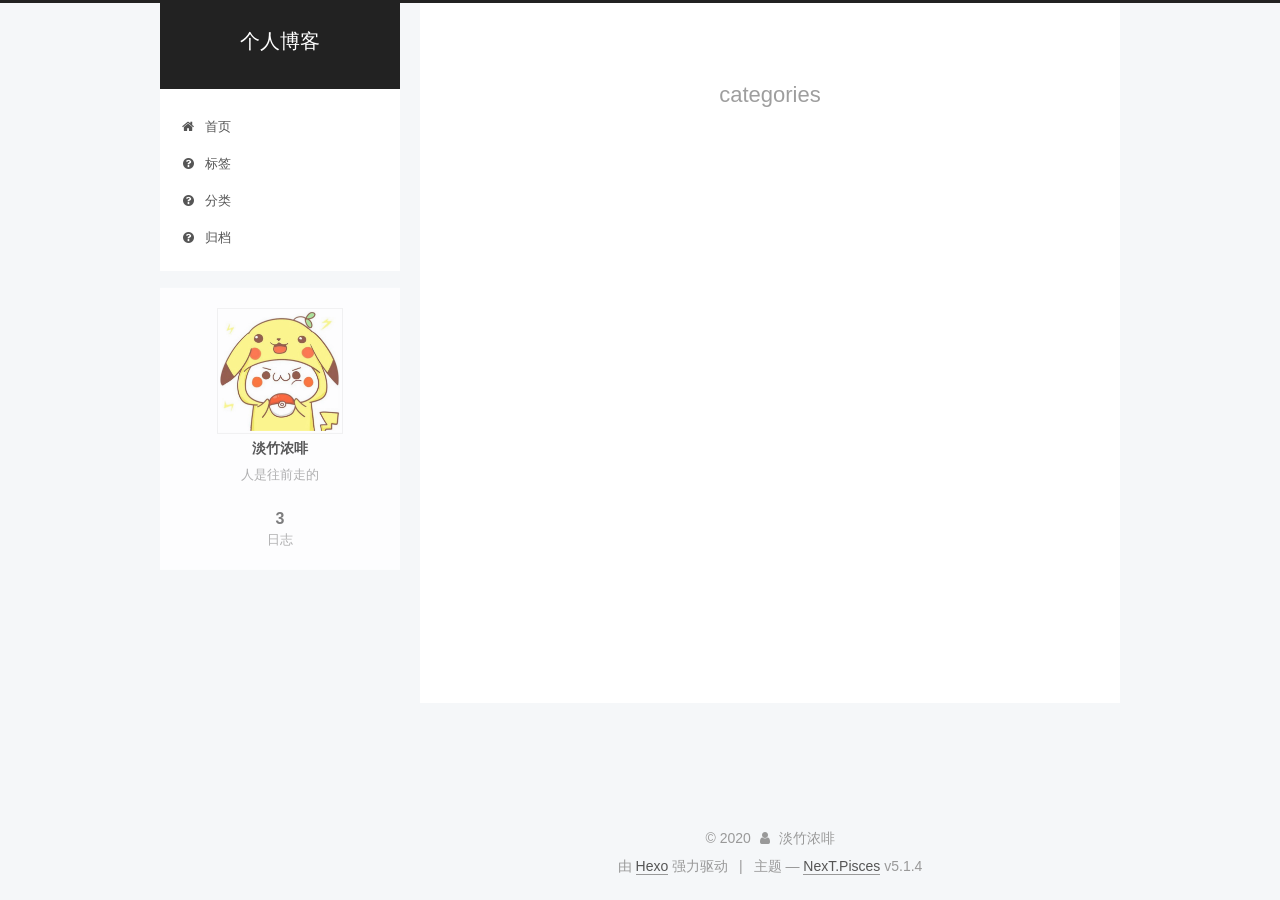
<file: categories/index.html>
<!DOCTYPE html>



  


<html class="theme-next pisces use-motion" lang="zh-Hans">
<head>
  <meta charset="UTF-8"/>
<meta http-equiv="X-UA-Compatible" content="IE=edge" />
<meta name="viewport" content="width=device-width, initial-scale=1, maximum-scale=1"/>
<meta name="theme-color" content="#222">









<meta http-equiv="Cache-Control" content="no-transform" />
<meta http-equiv="Cache-Control" content="no-siteapp" />
















  
  
  <link href="/lib/fancybox/source/jquery.fancybox.css?v=2.1.5" rel="stylesheet" type="text/css" />







<link href="/lib/font-awesome/css/font-awesome.min.css?v=4.6.2" rel="stylesheet" type="text/css" />

<link href="/css/main.css?v=5.1.4" rel="stylesheet" type="text/css" />


  <link rel="apple-touch-icon" sizes="180x180" href="/images/apple-touch-icon-next.png?v=5.1.4">


  <link rel="icon" type="image/png" sizes="32x32" href="/images/favicon-32x32-next.png?v=5.1.4">


  <link rel="icon" type="image/png" sizes="16x16" href="/images/favicon-16x16-next.png?v=5.1.4">


  <link rel="mask-icon" href="/images/logo.svg?v=5.1.4" color="#222">





  <meta name="keywords" content="Hexo, NexT" />










<meta name="description" content="人是往前走的">
<meta property="og:type" content="website">
<meta property="og:title" content="categories">
<meta property="og:url" content="https://iamtcs.github.io/categories/index.html">
<meta property="og:site_name" content="个人博客">
<meta property="og:description" content="人是往前走的">
<meta property="article:published_time" content="2020-03-19T13:27:59.000Z">
<meta property="article:modified_time" content="2020-03-19T13:27:59.923Z">
<meta property="article:author" content="淡竹浓啡">
<meta name="twitter:card" content="summary">



<script type="text/javascript" id="hexo.configurations">
  var NexT = window.NexT || {};
  var CONFIG = {
    root: '/',
    scheme: 'Pisces',
    version: '5.1.4',
    sidebar: {"position":"left","display":"post","offset":12,"b2t":false,"scrollpercent":false,"onmobile":false},
    fancybox: true,
    tabs: true,
    motion: {"enable":true,"async":false,"transition":{"post_block":"fadeIn","post_header":"slideDownIn","post_body":"slideDownIn","coll_header":"slideLeftIn","sidebar":"slideUpIn"}},
    duoshuo: {
      userId: '0',
      author: '博主'
    },
    algolia: {
      applicationID: '',
      apiKey: '',
      indexName: '',
      hits: {"per_page":10},
      labels: {"input_placeholder":"Search for Posts","hits_empty":"We didn't find any results for the search: ${query}","hits_stats":"${hits} results found in ${time} ms"}
    }
  };
</script>



  <link rel="canonical" href="https://iamtcs.github.io/categories/"/>





  <title>categories | 个人博客</title>
  








<meta name="generator" content="Hexo 4.2.0"></head>

<body itemscope itemtype="http://schema.org/WebPage" lang="zh-Hans">

  
  
    
  

  <div class="container sidebar-position-left page-post-detail">
    <div class="headband"></div>

    <header id="header" class="header" itemscope itemtype="http://schema.org/WPHeader">
      <div class="header-inner"><div class="site-brand-wrapper">
  <div class="site-meta ">
    

    <div class="custom-logo-site-title">
      <a href="/"  class="brand" rel="start">
        <span class="logo-line-before"><i></i></span>
        <span class="site-title">个人博客</span>
        <span class="logo-line-after"><i></i></span>
      </a>
    </div>
      
        <p class="site-subtitle"></p>
      
  </div>

  <div class="site-nav-toggle">
    <button>
      <span class="btn-bar"></span>
      <span class="btn-bar"></span>
      <span class="btn-bar"></span>
    </button>
  </div>
</div>

<nav class="site-nav">
  

  
    <ul id="menu" class="menu">
      
        
        <li class="menu-item menu-item-home">
          <a href="/%20" rel="section">
            
              <i class="menu-item-icon fa fa-fw fa-home"></i> <br />
            
            首页
          </a>
        </li>
      
        
        <li class="menu-item menu-item-tags">
          <a href="/tags" rel="section">
            
              <i class="menu-item-icon fa fa-fw fa-question-circle"></i> <br />
            
            标签
          </a>
        </li>
      
        
        <li class="menu-item menu-item-categories">
          <a href="/categories" rel="section">
            
              <i class="menu-item-icon fa fa-fw fa-question-circle"></i> <br />
            
            分类
          </a>
        </li>
      
        
        <li class="menu-item menu-item-archives">
          <a href="/archives" rel="section">
            
              <i class="menu-item-icon fa fa-fw fa-question-circle"></i> <br />
            
            归档
          </a>
        </li>
      

      
    </ul>
  

  
</nav>



 </div>
    </header>

    <main id="main" class="main">
      <div class="main-inner">
        <div class="content-wrap">
          <div id="content" class="content">
            

  <div id="posts" class="posts-expand">
    
    
    
    <div class="post-block page">
      <header class="post-header">

	<h1 class="post-title" itemprop="name headline">categories</h1>



</header>

      
      
      
      <div class="post-body">
        
        
          
        
      </div>
      
      
      
    </div>
    
    
    
  </div>


          </div>
          


          

  



        </div>
        
          
  
  <div class="sidebar-toggle">
    <div class="sidebar-toggle-line-wrap">
      <span class="sidebar-toggle-line sidebar-toggle-line-first"></span>
      <span class="sidebar-toggle-line sidebar-toggle-line-middle"></span>
      <span class="sidebar-toggle-line sidebar-toggle-line-last"></span>
    </div>
  </div>

  <aside id="sidebar" class="sidebar">
    
    <div class="sidebar-inner">

      

      

      <section class="site-overview-wrap sidebar-panel sidebar-panel-active">
        <div class="site-overview">
          <div class="site-author motion-element" itemprop="author" itemscope itemtype="http://schema.org/Person">
            
              <img class="site-author-image" itemprop="image"
                src="/images/%E5%BE%AE%E4%BF%A1.jpg"
                alt="淡竹浓啡" />
            
              <p class="site-author-name" itemprop="name">淡竹浓啡</p>
              <p class="site-description motion-element" itemprop="description">人是往前走的</p>
          </div>

          <nav class="site-state motion-element">

            
              <div class="site-state-item site-state-posts">
              
                <a href="/archives">
              
                  <span class="site-state-item-count">3</span>
                  <span class="site-state-item-name">日志</span>
                </a>
              </div>
            

            

            

          </nav>

          

          

          
          

          
          

          

        </div>
      </section>

      

      

    </div>
  </aside>


        
      </div>
    </main>

    <footer id="footer" class="footer">
      <div class="footer-inner">
        <div class="copyright">&copy; <span itemprop="copyrightYear">2020</span>
  <span class="with-love">
    <i class="fa fa-user"></i>
  </span>
  <span class="author" itemprop="copyrightHolder">淡竹浓啡</span>

  
</div>


  <div class="powered-by">由 <a class="theme-link" target="_blank" href="https://hexo.io">Hexo</a> 强力驱动</div>



  <span class="post-meta-divider">|</span>



  <div class="theme-info">主题 &mdash; <a class="theme-link" target="_blank" href="https://github.com/iissnan/hexo-theme-next">NexT.Pisces</a> v5.1.4</div>




        







        
      </div>
    </footer>

    
      <div class="back-to-top">
        <i class="fa fa-arrow-up"></i>
        
      </div>
    

    

  </div>

  

<script type="text/javascript">
  if (Object.prototype.toString.call(window.Promise) !== '[object Function]') {
    window.Promise = null;
  }
</script>









  












  
  
    <script type="text/javascript" src="/lib/jquery/index.js?v=2.1.3"></script>
  

  
  
    <script type="text/javascript" src="/lib/fastclick/lib/fastclick.min.js?v=1.0.6"></script>
  

  
  
    <script type="text/javascript" src="/lib/jquery_lazyload/jquery.lazyload.js?v=1.9.7"></script>
  

  
  
    <script type="text/javascript" src="/lib/velocity/velocity.min.js?v=1.2.1"></script>
  

  
  
    <script type="text/javascript" src="/lib/velocity/velocity.ui.min.js?v=1.2.1"></script>
  

  
  
    <script type="text/javascript" src="/lib/fancybox/source/jquery.fancybox.pack.js?v=2.1.5"></script>
  


  


  <script type="text/javascript" src="/js/src/utils.js?v=5.1.4"></script>

  <script type="text/javascript" src="/js/src/motion.js?v=5.1.4"></script>



  
  


  <script type="text/javascript" src="/js/src/affix.js?v=5.1.4"></script>

  <script type="text/javascript" src="/js/src/schemes/pisces.js?v=5.1.4"></script>



  
  <script type="text/javascript" src="/js/src/scrollspy.js?v=5.1.4"></script>
<script type="text/javascript" src="/js/src/post-details.js?v=5.1.4"></script>



  


  <script type="text/javascript" src="/js/src/bootstrap.js?v=5.1.4"></script>



  


  




	





  





  












  





  

  

  

  
  

  

  

  

</body>
</html>
</file>
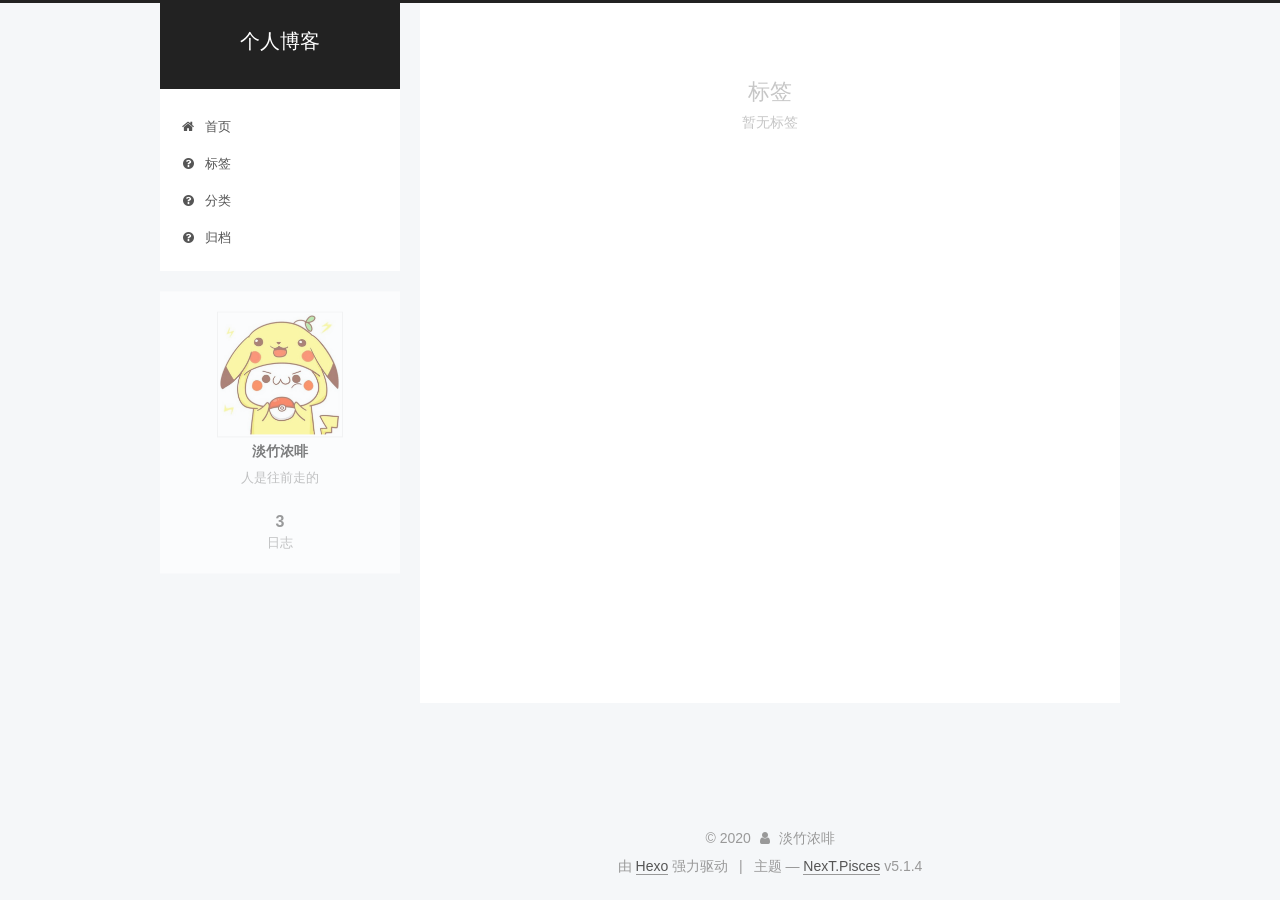
<file: tags/index.html>
<!DOCTYPE html>



  


<html class="theme-next pisces use-motion" lang="zh-Hans">
<head>
  <meta charset="UTF-8"/>
<meta http-equiv="X-UA-Compatible" content="IE=edge" />
<meta name="viewport" content="width=device-width, initial-scale=1, maximum-scale=1"/>
<meta name="theme-color" content="#222">









<meta http-equiv="Cache-Control" content="no-transform" />
<meta http-equiv="Cache-Control" content="no-siteapp" />
















  
  
  <link href="/lib/fancybox/source/jquery.fancybox.css?v=2.1.5" rel="stylesheet" type="text/css" />







<link href="/lib/font-awesome/css/font-awesome.min.css?v=4.6.2" rel="stylesheet" type="text/css" />

<link href="/css/main.css?v=5.1.4" rel="stylesheet" type="text/css" />


  <link rel="apple-touch-icon" sizes="180x180" href="/images/apple-touch-icon-next.png?v=5.1.4">


  <link rel="icon" type="image/png" sizes="32x32" href="/images/favicon-32x32-next.png?v=5.1.4">


  <link rel="icon" type="image/png" sizes="16x16" href="/images/favicon-16x16-next.png?v=5.1.4">


  <link rel="mask-icon" href="/images/logo.svg?v=5.1.4" color="#222">





  <meta name="keywords" content="Hexo, NexT" />










<meta name="description" content="人是往前走的">
<meta property="og:type" content="website">
<meta property="og:title" content="标签">
<meta property="og:url" content="https://iamtcs.github.io/tags/index.html">
<meta property="og:site_name" content="个人博客">
<meta property="og:description" content="人是往前走的">
<meta property="article:published_time" content="2020-03-19T13:27:30.000Z">
<meta property="article:modified_time" content="2020-03-19T13:29:16.507Z">
<meta property="article:author" content="淡竹浓啡">
<meta name="twitter:card" content="summary">



<script type="text/javascript" id="hexo.configurations">
  var NexT = window.NexT || {};
  var CONFIG = {
    root: '/',
    scheme: 'Pisces',
    version: '5.1.4',
    sidebar: {"position":"left","display":"post","offset":12,"b2t":false,"scrollpercent":false,"onmobile":false},
    fancybox: true,
    tabs: true,
    motion: {"enable":true,"async":false,"transition":{"post_block":"fadeIn","post_header":"slideDownIn","post_body":"slideDownIn","coll_header":"slideLeftIn","sidebar":"slideUpIn"}},
    duoshuo: {
      userId: '0',
      author: '博主'
    },
    algolia: {
      applicationID: '',
      apiKey: '',
      indexName: '',
      hits: {"per_page":10},
      labels: {"input_placeholder":"Search for Posts","hits_empty":"We didn't find any results for the search: ${query}","hits_stats":"${hits} results found in ${time} ms"}
    }
  };
</script>



  <link rel="canonical" href="https://iamtcs.github.io/tags/"/>





  <title>标签 | 个人博客</title>
  








<meta name="generator" content="Hexo 4.2.0"></head>

<body itemscope itemtype="http://schema.org/WebPage" lang="zh-Hans">

  
  
    
  

  <div class="container sidebar-position-left page-post-detail">
    <div class="headband"></div>

    <header id="header" class="header" itemscope itemtype="http://schema.org/WPHeader">
      <div class="header-inner"><div class="site-brand-wrapper">
  <div class="site-meta ">
    

    <div class="custom-logo-site-title">
      <a href="/"  class="brand" rel="start">
        <span class="logo-line-before"><i></i></span>
        <span class="site-title">个人博客</span>
        <span class="logo-line-after"><i></i></span>
      </a>
    </div>
      
        <p class="site-subtitle"></p>
      
  </div>

  <div class="site-nav-toggle">
    <button>
      <span class="btn-bar"></span>
      <span class="btn-bar"></span>
      <span class="btn-bar"></span>
    </button>
  </div>
</div>

<nav class="site-nav">
  

  
    <ul id="menu" class="menu">
      
        
        <li class="menu-item menu-item-home">
          <a href="/%20" rel="section">
            
              <i class="menu-item-icon fa fa-fw fa-home"></i> <br />
            
            首页
          </a>
        </li>
      
        
        <li class="menu-item menu-item-tags">
          <a href="/tags" rel="section">
            
              <i class="menu-item-icon fa fa-fw fa-question-circle"></i> <br />
            
            标签
          </a>
        </li>
      
        
        <li class="menu-item menu-item-categories">
          <a href="/categories" rel="section">
            
              <i class="menu-item-icon fa fa-fw fa-question-circle"></i> <br />
            
            分类
          </a>
        </li>
      
        
        <li class="menu-item menu-item-archives">
          <a href="/archives" rel="section">
            
              <i class="menu-item-icon fa fa-fw fa-question-circle"></i> <br />
            
            归档
          </a>
        </li>
      

      
    </ul>
  

  
</nav>



 </div>
    </header>

    <main id="main" class="main">
      <div class="main-inner">
        <div class="content-wrap">
          <div id="content" class="content">
            

  <div id="posts" class="posts-expand">
    
    
    
    <div class="post-block page">
      <header class="post-header">

	<h1 class="post-title" itemprop="name headline">标签</h1>



</header>

      
      
      
      <div class="post-body">
        
        
          <div class="tag-cloud">
            <div class="tag-cloud-title">
                暂无标签
            </div>
            <div class="tag-cloud-tags">
              
            </div>
          </div>
        
      </div>
      
      
      
    </div>
    
    
    
  </div>


          </div>
          


          

  



        </div>
        
          
  
  <div class="sidebar-toggle">
    <div class="sidebar-toggle-line-wrap">
      <span class="sidebar-toggle-line sidebar-toggle-line-first"></span>
      <span class="sidebar-toggle-line sidebar-toggle-line-middle"></span>
      <span class="sidebar-toggle-line sidebar-toggle-line-last"></span>
    </div>
  </div>

  <aside id="sidebar" class="sidebar">
    
    <div class="sidebar-inner">

      

      

      <section class="site-overview-wrap sidebar-panel sidebar-panel-active">
        <div class="site-overview">
          <div class="site-author motion-element" itemprop="author" itemscope itemtype="http://schema.org/Person">
            
              <img class="site-author-image" itemprop="image"
                src="/images/%E5%BE%AE%E4%BF%A1.jpg"
                alt="淡竹浓啡" />
            
              <p class="site-author-name" itemprop="name">淡竹浓啡</p>
              <p class="site-description motion-element" itemprop="description">人是往前走的</p>
          </div>

          <nav class="site-state motion-element">

            
              <div class="site-state-item site-state-posts">
              
                <a href="/archives">
              
                  <span class="site-state-item-count">3</span>
                  <span class="site-state-item-name">日志</span>
                </a>
              </div>
            

            

            

          </nav>

          

          

          
          

          
          

          

        </div>
      </section>

      

      

    </div>
  </aside>


        
      </div>
    </main>

    <footer id="footer" class="footer">
      <div class="footer-inner">
        <div class="copyright">&copy; <span itemprop="copyrightYear">2020</span>
  <span class="with-love">
    <i class="fa fa-user"></i>
  </span>
  <span class="author" itemprop="copyrightHolder">淡竹浓啡</span>

  
</div>


  <div class="powered-by">由 <a class="theme-link" target="_blank" href="https://hexo.io">Hexo</a> 强力驱动</div>



  <span class="post-meta-divider">|</span>



  <div class="theme-info">主题 &mdash; <a class="theme-link" target="_blank" href="https://github.com/iissnan/hexo-theme-next">NexT.Pisces</a> v5.1.4</div>




        







        
      </div>
    </footer>

    
      <div class="back-to-top">
        <i class="fa fa-arrow-up"></i>
        
      </div>
    

    

  </div>

  

<script type="text/javascript">
  if (Object.prototype.toString.call(window.Promise) !== '[object Function]') {
    window.Promise = null;
  }
</script>









  












  
  
    <script type="text/javascript" src="/lib/jquery/index.js?v=2.1.3"></script>
  

  
  
    <script type="text/javascript" src="/lib/fastclick/lib/fastclick.min.js?v=1.0.6"></script>
  

  
  
    <script type="text/javascript" src="/lib/jquery_lazyload/jquery.lazyload.js?v=1.9.7"></script>
  

  
  
    <script type="text/javascript" src="/lib/velocity/velocity.min.js?v=1.2.1"></script>
  

  
  
    <script type="text/javascript" src="/lib/velocity/velocity.ui.min.js?v=1.2.1"></script>
  

  
  
    <script type="text/javascript" src="/lib/fancybox/source/jquery.fancybox.pack.js?v=2.1.5"></script>
  


  


  <script type="text/javascript" src="/js/src/utils.js?v=5.1.4"></script>

  <script type="text/javascript" src="/js/src/motion.js?v=5.1.4"></script>



  
  


  <script type="text/javascript" src="/js/src/affix.js?v=5.1.4"></script>

  <script type="text/javascript" src="/js/src/schemes/pisces.js?v=5.1.4"></script>



  
  <script type="text/javascript" src="/js/src/scrollspy.js?v=5.1.4"></script>
<script type="text/javascript" src="/js/src/post-details.js?v=5.1.4"></script>



  


  <script type="text/javascript" src="/js/src/bootstrap.js?v=5.1.4"></script>



  


  




	





  





  












  





  

  

  

  
  

  

  

  

</body>
</html>
</file>
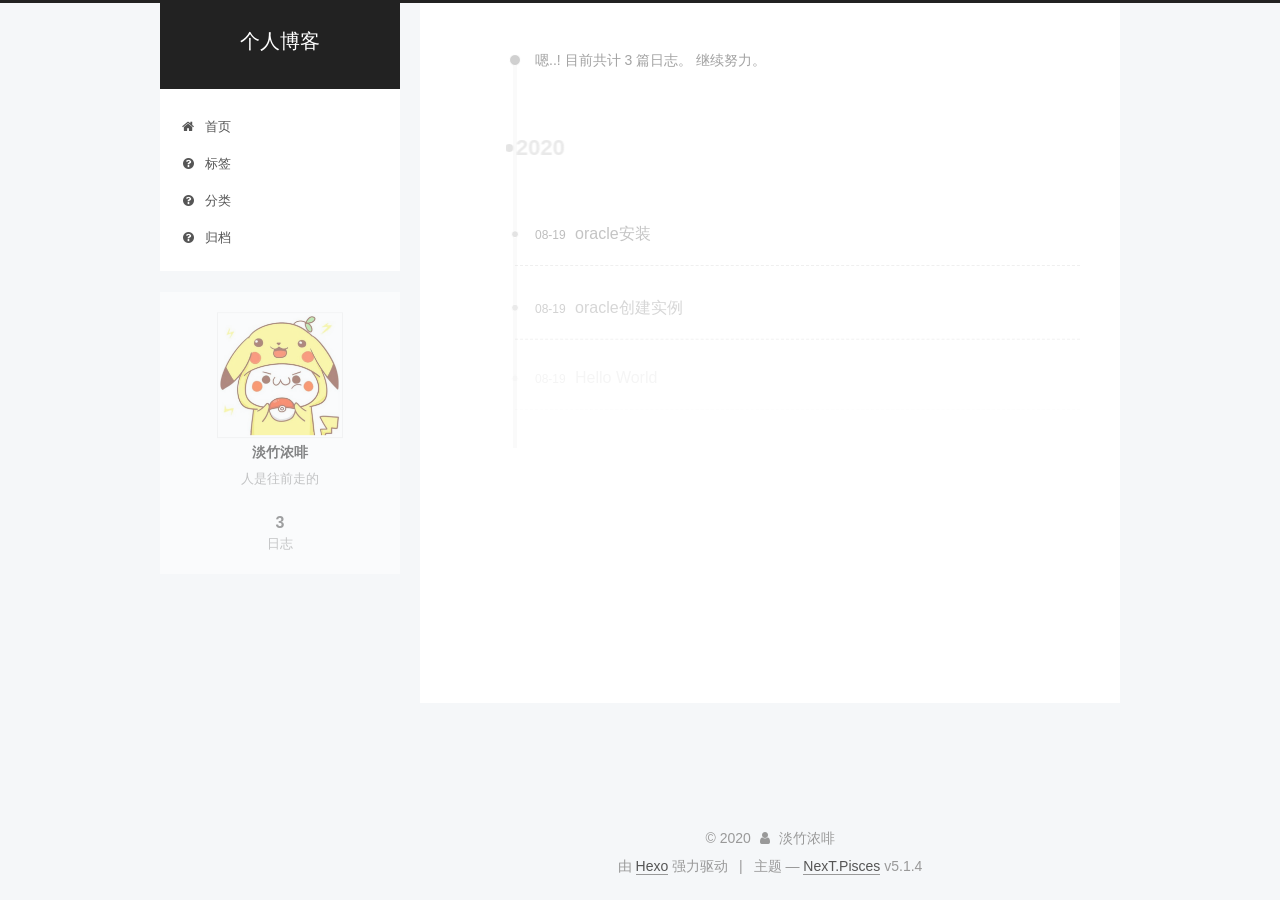
<file: archives/2020/index.html>
<!DOCTYPE html>



  


<html class="theme-next pisces use-motion" lang="zh-Hans">
<head>
  <meta charset="UTF-8"/>
<meta http-equiv="X-UA-Compatible" content="IE=edge" />
<meta name="viewport" content="width=device-width, initial-scale=1, maximum-scale=1"/>
<meta name="theme-color" content="#222">









<meta http-equiv="Cache-Control" content="no-transform" />
<meta http-equiv="Cache-Control" content="no-siteapp" />
















  
  
  <link href="/lib/fancybox/source/jquery.fancybox.css?v=2.1.5" rel="stylesheet" type="text/css" />







<link href="/lib/font-awesome/css/font-awesome.min.css?v=4.6.2" rel="stylesheet" type="text/css" />

<link href="/css/main.css?v=5.1.4" rel="stylesheet" type="text/css" />


  <link rel="apple-touch-icon" sizes="180x180" href="/images/apple-touch-icon-next.png?v=5.1.4">


  <link rel="icon" type="image/png" sizes="32x32" href="/images/favicon-32x32-next.png?v=5.1.4">


  <link rel="icon" type="image/png" sizes="16x16" href="/images/favicon-16x16-next.png?v=5.1.4">


  <link rel="mask-icon" href="/images/logo.svg?v=5.1.4" color="#222">





  <meta name="keywords" content="Hexo, NexT" />










<meta name="description" content="人是往前走的">
<meta property="og:type" content="website">
<meta property="og:title" content="个人博客">
<meta property="og:url" content="https://iamtcs.github.io/archives/2020/index.html">
<meta property="og:site_name" content="个人博客">
<meta property="og:description" content="人是往前走的">
<meta property="article:author" content="淡竹浓啡">
<meta name="twitter:card" content="summary">



<script type="text/javascript" id="hexo.configurations">
  var NexT = window.NexT || {};
  var CONFIG = {
    root: '/',
    scheme: 'Pisces',
    version: '5.1.4',
    sidebar: {"position":"left","display":"post","offset":12,"b2t":false,"scrollpercent":false,"onmobile":false},
    fancybox: true,
    tabs: true,
    motion: {"enable":true,"async":false,"transition":{"post_block":"fadeIn","post_header":"slideDownIn","post_body":"slideDownIn","coll_header":"slideLeftIn","sidebar":"slideUpIn"}},
    duoshuo: {
      userId: '0',
      author: '博主'
    },
    algolia: {
      applicationID: '',
      apiKey: '',
      indexName: '',
      hits: {"per_page":10},
      labels: {"input_placeholder":"Search for Posts","hits_empty":"We didn't find any results for the search: ${query}","hits_stats":"${hits} results found in ${time} ms"}
    }
  };
</script>



  <link rel="canonical" href="https://iamtcs.github.io/archives/2020/"/>





  <title>归档 | 个人博客</title>
  








<meta name="generator" content="Hexo 4.2.0"></head>

<body itemscope itemtype="http://schema.org/WebPage" lang="zh-Hans">

  
  
    
  

  <div class="container sidebar-position-left page-archive">
    <div class="headband"></div>

    <header id="header" class="header" itemscope itemtype="http://schema.org/WPHeader">
      <div class="header-inner"><div class="site-brand-wrapper">
  <div class="site-meta ">
    

    <div class="custom-logo-site-title">
      <a href="/"  class="brand" rel="start">
        <span class="logo-line-before"><i></i></span>
        <span class="site-title">个人博客</span>
        <span class="logo-line-after"><i></i></span>
      </a>
    </div>
      
        <p class="site-subtitle"></p>
      
  </div>

  <div class="site-nav-toggle">
    <button>
      <span class="btn-bar"></span>
      <span class="btn-bar"></span>
      <span class="btn-bar"></span>
    </button>
  </div>
</div>

<nav class="site-nav">
  

  
    <ul id="menu" class="menu">
      
        
        <li class="menu-item menu-item-home">
          <a href="/%20" rel="section">
            
              <i class="menu-item-icon fa fa-fw fa-home"></i> <br />
            
            首页
          </a>
        </li>
      
        
        <li class="menu-item menu-item-tags">
          <a href="/tags" rel="section">
            
              <i class="menu-item-icon fa fa-fw fa-question-circle"></i> <br />
            
            标签
          </a>
        </li>
      
        
        <li class="menu-item menu-item-categories">
          <a href="/categories" rel="section">
            
              <i class="menu-item-icon fa fa-fw fa-question-circle"></i> <br />
            
            分类
          </a>
        </li>
      
        
        <li class="menu-item menu-item-archives">
          <a href="/archives" rel="section">
            
              <i class="menu-item-icon fa fa-fw fa-question-circle"></i> <br />
            
            归档
          </a>
        </li>
      

      
    </ul>
  

  
</nav>



 </div>
    </header>

    <main id="main" class="main">
      <div class="main-inner">
        <div class="content-wrap">
          <div id="content" class="content">
            

  
  
  
  <div class="post-block archive">
    <div id="posts" class="posts-collapse">
      <span class="archive-move-on"></span>

      <span class="archive-page-counter">
        
        
        
          
        
        嗯..! 目前共计 3 篇日志。 继续努力。
      </span>

      

        
        
        

        
          
          <div class="collection-title">
            <h1 class="archive-year" id="archive-year-2020">2020</h1>
          </div>
        
        

        

  <article class="post post-type-normal" itemscope itemtype="http://schema.org/Article">
    <header class="post-header">

      <h2 class="post-title">
        
            <a class="post-title-link" href="/2020/08/19/oracle%E5%AE%89%E8%A3%85/" itemprop="url">
              
                <span itemprop="name">oracle安装</span>
              
            </a>
        
      </h2>

      <div class="post-meta">
        <time class="post-time" itemprop="dateCreated"
              datetime="2020-08-19T14:21:08+08:00"
              content="2020-08-19" >
          08-19
        </time>
      </div>

    </header>
  </article>



      

        
        
        

        
        

        

  <article class="post post-type-normal" itemscope itemtype="http://schema.org/Article">
    <header class="post-header">

      <h2 class="post-title">
        
            <a class="post-title-link" href="/2020/08/19/oracle%E5%88%9B%E5%BB%BA%E5%AE%9E%E4%BE%8B/" itemprop="url">
              
                <span itemprop="name">oracle创建实例</span>
              
            </a>
        
      </h2>

      <div class="post-meta">
        <time class="post-time" itemprop="dateCreated"
              datetime="2020-08-19T14:21:08+08:00"
              content="2020-08-19" >
          08-19
        </time>
      </div>

    </header>
  </article>



      

        
        
        

        
        

        

  <article class="post post-type-normal" itemscope itemtype="http://schema.org/Article">
    <header class="post-header">

      <h2 class="post-title">
        
            <a class="post-title-link" href="/2020/08/19/hello-world/" itemprop="url">
              
                <span itemprop="name">Hello World</span>
              
            </a>
        
      </h2>

      <div class="post-meta">
        <time class="post-time" itemprop="dateCreated"
              datetime="2020-08-19T14:21:08+08:00"
              content="2020-08-19" >
          08-19
        </time>
      </div>

    </header>
  </article>



      

    </div>
  </div>
  
  
  

  



          </div>
          


          

        </div>
        
          
  
  <div class="sidebar-toggle">
    <div class="sidebar-toggle-line-wrap">
      <span class="sidebar-toggle-line sidebar-toggle-line-first"></span>
      <span class="sidebar-toggle-line sidebar-toggle-line-middle"></span>
      <span class="sidebar-toggle-line sidebar-toggle-line-last"></span>
    </div>
  </div>

  <aside id="sidebar" class="sidebar">
    
    <div class="sidebar-inner">

      

      

      <section class="site-overview-wrap sidebar-panel sidebar-panel-active">
        <div class="site-overview">
          <div class="site-author motion-element" itemprop="author" itemscope itemtype="http://schema.org/Person">
            
              <img class="site-author-image" itemprop="image"
                src="/images/%E5%BE%AE%E4%BF%A1.jpg"
                alt="淡竹浓啡" />
            
              <p class="site-author-name" itemprop="name">淡竹浓啡</p>
              <p class="site-description motion-element" itemprop="description">人是往前走的</p>
          </div>

          <nav class="site-state motion-element">

            
              <div class="site-state-item site-state-posts">
              
                <a href="/archives">
              
                  <span class="site-state-item-count">3</span>
                  <span class="site-state-item-name">日志</span>
                </a>
              </div>
            

            

            

          </nav>

          

          

          
          

          
          

          

        </div>
      </section>

      

      

    </div>
  </aside>


        
      </div>
    </main>

    <footer id="footer" class="footer">
      <div class="footer-inner">
        <div class="copyright">&copy; <span itemprop="copyrightYear">2020</span>
  <span class="with-love">
    <i class="fa fa-user"></i>
  </span>
  <span class="author" itemprop="copyrightHolder">淡竹浓啡</span>

  
</div>


  <div class="powered-by">由 <a class="theme-link" target="_blank" href="https://hexo.io">Hexo</a> 强力驱动</div>



  <span class="post-meta-divider">|</span>



  <div class="theme-info">主题 &mdash; <a class="theme-link" target="_blank" href="https://github.com/iissnan/hexo-theme-next">NexT.Pisces</a> v5.1.4</div>




        







        
      </div>
    </footer>

    
      <div class="back-to-top">
        <i class="fa fa-arrow-up"></i>
        
      </div>
    

    

  </div>

  

<script type="text/javascript">
  if (Object.prototype.toString.call(window.Promise) !== '[object Function]') {
    window.Promise = null;
  }
</script>









  












  
  
    <script type="text/javascript" src="/lib/jquery/index.js?v=2.1.3"></script>
  

  
  
    <script type="text/javascript" src="/lib/fastclick/lib/fastclick.min.js?v=1.0.6"></script>
  

  
  
    <script type="text/javascript" src="/lib/jquery_lazyload/jquery.lazyload.js?v=1.9.7"></script>
  

  
  
    <script type="text/javascript" src="/lib/velocity/velocity.min.js?v=1.2.1"></script>
  

  
  
    <script type="text/javascript" src="/lib/velocity/velocity.ui.min.js?v=1.2.1"></script>
  

  
  
    <script type="text/javascript" src="/lib/fancybox/source/jquery.fancybox.pack.js?v=2.1.5"></script>
  


  


  <script type="text/javascript" src="/js/src/utils.js?v=5.1.4"></script>

  <script type="text/javascript" src="/js/src/motion.js?v=5.1.4"></script>



  
  


  <script type="text/javascript" src="/js/src/affix.js?v=5.1.4"></script>

  <script type="text/javascript" src="/js/src/schemes/pisces.js?v=5.1.4"></script>



  

  


  <script type="text/javascript" src="/js/src/bootstrap.js?v=5.1.4"></script>



  


  




	





  





  












  





  

  

  

  
  

  

  

  

</body>
</html>
</file>
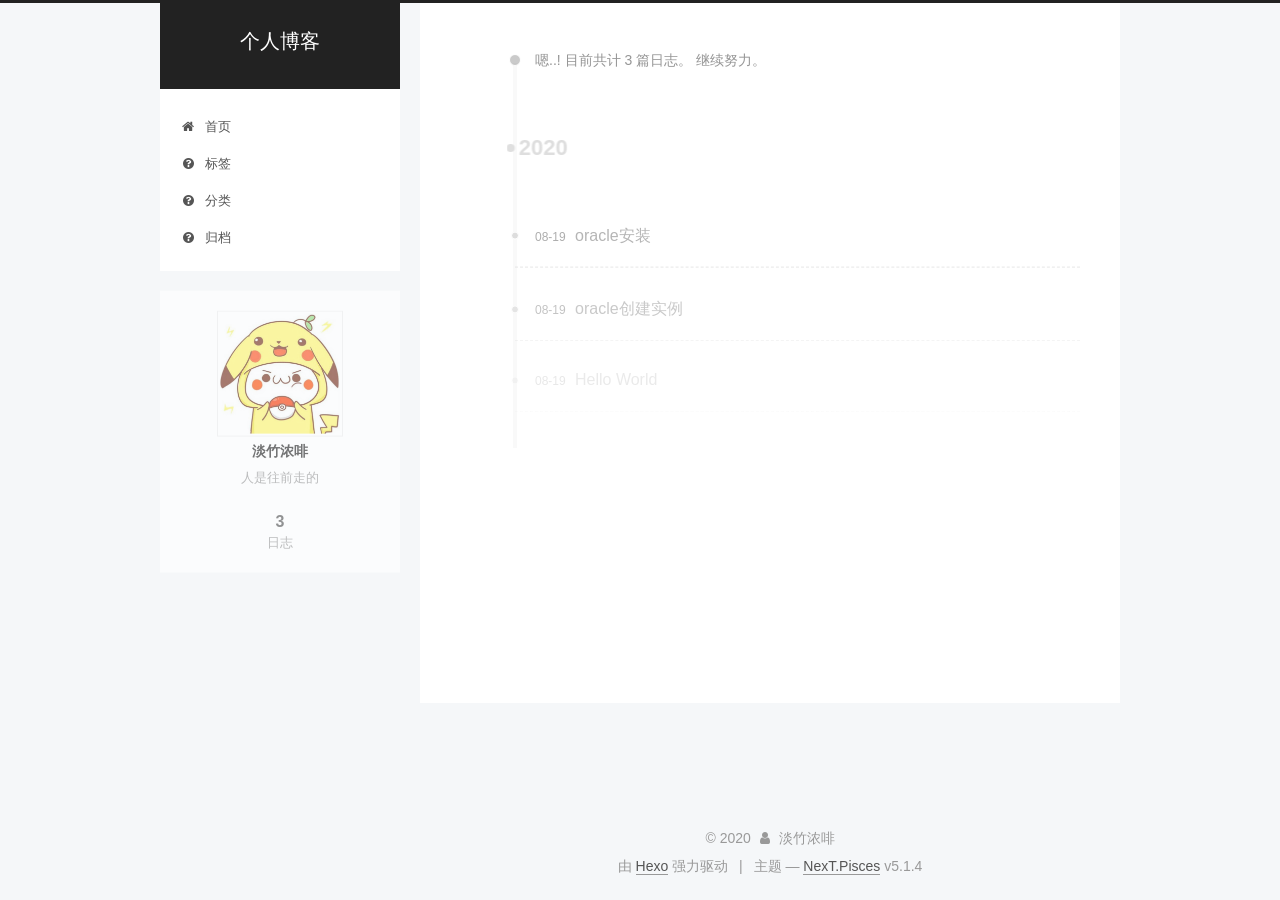
<file: archives/2020/08/index.html>
<!DOCTYPE html>



  


<html class="theme-next pisces use-motion" lang="zh-Hans">
<head>
  <meta charset="UTF-8"/>
<meta http-equiv="X-UA-Compatible" content="IE=edge" />
<meta name="viewport" content="width=device-width, initial-scale=1, maximum-scale=1"/>
<meta name="theme-color" content="#222">









<meta http-equiv="Cache-Control" content="no-transform" />
<meta http-equiv="Cache-Control" content="no-siteapp" />
















  
  
  <link href="/lib/fancybox/source/jquery.fancybox.css?v=2.1.5" rel="stylesheet" type="text/css" />







<link href="/lib/font-awesome/css/font-awesome.min.css?v=4.6.2" rel="stylesheet" type="text/css" />

<link href="/css/main.css?v=5.1.4" rel="stylesheet" type="text/css" />


  <link rel="apple-touch-icon" sizes="180x180" href="/images/apple-touch-icon-next.png?v=5.1.4">


  <link rel="icon" type="image/png" sizes="32x32" href="/images/favicon-32x32-next.png?v=5.1.4">


  <link rel="icon" type="image/png" sizes="16x16" href="/images/favicon-16x16-next.png?v=5.1.4">


  <link rel="mask-icon" href="/images/logo.svg?v=5.1.4" color="#222">





  <meta name="keywords" content="Hexo, NexT" />










<meta name="description" content="人是往前走的">
<meta property="og:type" content="website">
<meta property="og:title" content="个人博客">
<meta property="og:url" content="https://iamtcs.github.io/archives/2020/08/index.html">
<meta property="og:site_name" content="个人博客">
<meta property="og:description" content="人是往前走的">
<meta property="article:author" content="淡竹浓啡">
<meta name="twitter:card" content="summary">



<script type="text/javascript" id="hexo.configurations">
  var NexT = window.NexT || {};
  var CONFIG = {
    root: '/',
    scheme: 'Pisces',
    version: '5.1.4',
    sidebar: {"position":"left","display":"post","offset":12,"b2t":false,"scrollpercent":false,"onmobile":false},
    fancybox: true,
    tabs: true,
    motion: {"enable":true,"async":false,"transition":{"post_block":"fadeIn","post_header":"slideDownIn","post_body":"slideDownIn","coll_header":"slideLeftIn","sidebar":"slideUpIn"}},
    duoshuo: {
      userId: '0',
      author: '博主'
    },
    algolia: {
      applicationID: '',
      apiKey: '',
      indexName: '',
      hits: {"per_page":10},
      labels: {"input_placeholder":"Search for Posts","hits_empty":"We didn't find any results for the search: ${query}","hits_stats":"${hits} results found in ${time} ms"}
    }
  };
</script>



  <link rel="canonical" href="https://iamtcs.github.io/archives/2020/08/"/>





  <title>归档 | 个人博客</title>
  








<meta name="generator" content="Hexo 4.2.0"></head>

<body itemscope itemtype="http://schema.org/WebPage" lang="zh-Hans">

  
  
    
  

  <div class="container sidebar-position-left page-archive">
    <div class="headband"></div>

    <header id="header" class="header" itemscope itemtype="http://schema.org/WPHeader">
      <div class="header-inner"><div class="site-brand-wrapper">
  <div class="site-meta ">
    

    <div class="custom-logo-site-title">
      <a href="/"  class="brand" rel="start">
        <span class="logo-line-before"><i></i></span>
        <span class="site-title">个人博客</span>
        <span class="logo-line-after"><i></i></span>
      </a>
    </div>
      
        <p class="site-subtitle"></p>
      
  </div>

  <div class="site-nav-toggle">
    <button>
      <span class="btn-bar"></span>
      <span class="btn-bar"></span>
      <span class="btn-bar"></span>
    </button>
  </div>
</div>

<nav class="site-nav">
  

  
    <ul id="menu" class="menu">
      
        
        <li class="menu-item menu-item-home">
          <a href="/%20" rel="section">
            
              <i class="menu-item-icon fa fa-fw fa-home"></i> <br />
            
            首页
          </a>
        </li>
      
        
        <li class="menu-item menu-item-tags">
          <a href="/tags" rel="section">
            
              <i class="menu-item-icon fa fa-fw fa-question-circle"></i> <br />
            
            标签
          </a>
        </li>
      
        
        <li class="menu-item menu-item-categories">
          <a href="/categories" rel="section">
            
              <i class="menu-item-icon fa fa-fw fa-question-circle"></i> <br />
            
            分类
          </a>
        </li>
      
        
        <li class="menu-item menu-item-archives">
          <a href="/archives" rel="section">
            
              <i class="menu-item-icon fa fa-fw fa-question-circle"></i> <br />
            
            归档
          </a>
        </li>
      

      
    </ul>
  

  
</nav>



 </div>
    </header>

    <main id="main" class="main">
      <div class="main-inner">
        <div class="content-wrap">
          <div id="content" class="content">
            

  
  
  
  <div class="post-block archive">
    <div id="posts" class="posts-collapse">
      <span class="archive-move-on"></span>

      <span class="archive-page-counter">
        
        
        
          
        
        嗯..! 目前共计 3 篇日志。 继续努力。
      </span>

      

        
        
        

        
          
          <div class="collection-title">
            <h1 class="archive-year" id="archive-year-2020">2020</h1>
          </div>
        
        

        

  <article class="post post-type-normal" itemscope itemtype="http://schema.org/Article">
    <header class="post-header">

      <h2 class="post-title">
        
            <a class="post-title-link" href="/2020/08/19/oracle%E5%AE%89%E8%A3%85/" itemprop="url">
              
                <span itemprop="name">oracle安装</span>
              
            </a>
        
      </h2>

      <div class="post-meta">
        <time class="post-time" itemprop="dateCreated"
              datetime="2020-08-19T14:21:08+08:00"
              content="2020-08-19" >
          08-19
        </time>
      </div>

    </header>
  </article>



      

        
        
        

        
        

        

  <article class="post post-type-normal" itemscope itemtype="http://schema.org/Article">
    <header class="post-header">

      <h2 class="post-title">
        
            <a class="post-title-link" href="/2020/08/19/oracle%E5%88%9B%E5%BB%BA%E5%AE%9E%E4%BE%8B/" itemprop="url">
              
                <span itemprop="name">oracle创建实例</span>
              
            </a>
        
      </h2>

      <div class="post-meta">
        <time class="post-time" itemprop="dateCreated"
              datetime="2020-08-19T14:21:08+08:00"
              content="2020-08-19" >
          08-19
        </time>
      </div>

    </header>
  </article>



      

        
        
        

        
        

        

  <article class="post post-type-normal" itemscope itemtype="http://schema.org/Article">
    <header class="post-header">

      <h2 class="post-title">
        
            <a class="post-title-link" href="/2020/08/19/hello-world/" itemprop="url">
              
                <span itemprop="name">Hello World</span>
              
            </a>
        
      </h2>

      <div class="post-meta">
        <time class="post-time" itemprop="dateCreated"
              datetime="2020-08-19T14:21:08+08:00"
              content="2020-08-19" >
          08-19
        </time>
      </div>

    </header>
  </article>



      

    </div>
  </div>
  
  
  

  



          </div>
          


          

        </div>
        
          
  
  <div class="sidebar-toggle">
    <div class="sidebar-toggle-line-wrap">
      <span class="sidebar-toggle-line sidebar-toggle-line-first"></span>
      <span class="sidebar-toggle-line sidebar-toggle-line-middle"></span>
      <span class="sidebar-toggle-line sidebar-toggle-line-last"></span>
    </div>
  </div>

  <aside id="sidebar" class="sidebar">
    
    <div class="sidebar-inner">

      

      

      <section class="site-overview-wrap sidebar-panel sidebar-panel-active">
        <div class="site-overview">
          <div class="site-author motion-element" itemprop="author" itemscope itemtype="http://schema.org/Person">
            
              <img class="site-author-image" itemprop="image"
                src="/images/%E5%BE%AE%E4%BF%A1.jpg"
                alt="淡竹浓啡" />
            
              <p class="site-author-name" itemprop="name">淡竹浓啡</p>
              <p class="site-description motion-element" itemprop="description">人是往前走的</p>
          </div>

          <nav class="site-state motion-element">

            
              <div class="site-state-item site-state-posts">
              
                <a href="/archives">
              
                  <span class="site-state-item-count">3</span>
                  <span class="site-state-item-name">日志</span>
                </a>
              </div>
            

            

            

          </nav>

          

          

          
          

          
          

          

        </div>
      </section>

      

      

    </div>
  </aside>


        
      </div>
    </main>

    <footer id="footer" class="footer">
      <div class="footer-inner">
        <div class="copyright">&copy; <span itemprop="copyrightYear">2020</span>
  <span class="with-love">
    <i class="fa fa-user"></i>
  </span>
  <span class="author" itemprop="copyrightHolder">淡竹浓啡</span>

  
</div>


  <div class="powered-by">由 <a class="theme-link" target="_blank" href="https://hexo.io">Hexo</a> 强力驱动</div>



  <span class="post-meta-divider">|</span>



  <div class="theme-info">主题 &mdash; <a class="theme-link" target="_blank" href="https://github.com/iissnan/hexo-theme-next">NexT.Pisces</a> v5.1.4</div>




        







        
      </div>
    </footer>

    
      <div class="back-to-top">
        <i class="fa fa-arrow-up"></i>
        
      </div>
    

    

  </div>

  

<script type="text/javascript">
  if (Object.prototype.toString.call(window.Promise) !== '[object Function]') {
    window.Promise = null;
  }
</script>









  












  
  
    <script type="text/javascript" src="/lib/jquery/index.js?v=2.1.3"></script>
  

  
  
    <script type="text/javascript" src="/lib/fastclick/lib/fastclick.min.js?v=1.0.6"></script>
  

  
  
    <script type="text/javascript" src="/lib/jquery_lazyload/jquery.lazyload.js?v=1.9.7"></script>
  

  
  
    <script type="text/javascript" src="/lib/velocity/velocity.min.js?v=1.2.1"></script>
  

  
  
    <script type="text/javascript" src="/lib/velocity/velocity.ui.min.js?v=1.2.1"></script>
  

  
  
    <script type="text/javascript" src="/lib/fancybox/source/jquery.fancybox.pack.js?v=2.1.5"></script>
  


  


  <script type="text/javascript" src="/js/src/utils.js?v=5.1.4"></script>

  <script type="text/javascript" src="/js/src/motion.js?v=5.1.4"></script>



  
  


  <script type="text/javascript" src="/js/src/affix.js?v=5.1.4"></script>

  <script type="text/javascript" src="/js/src/schemes/pisces.js?v=5.1.4"></script>



  

  


  <script type="text/javascript" src="/js/src/bootstrap.js?v=5.1.4"></script>



  


  




	





  





  












  





  

  

  

  
  

  

  

  

</body>
</html>
</file>
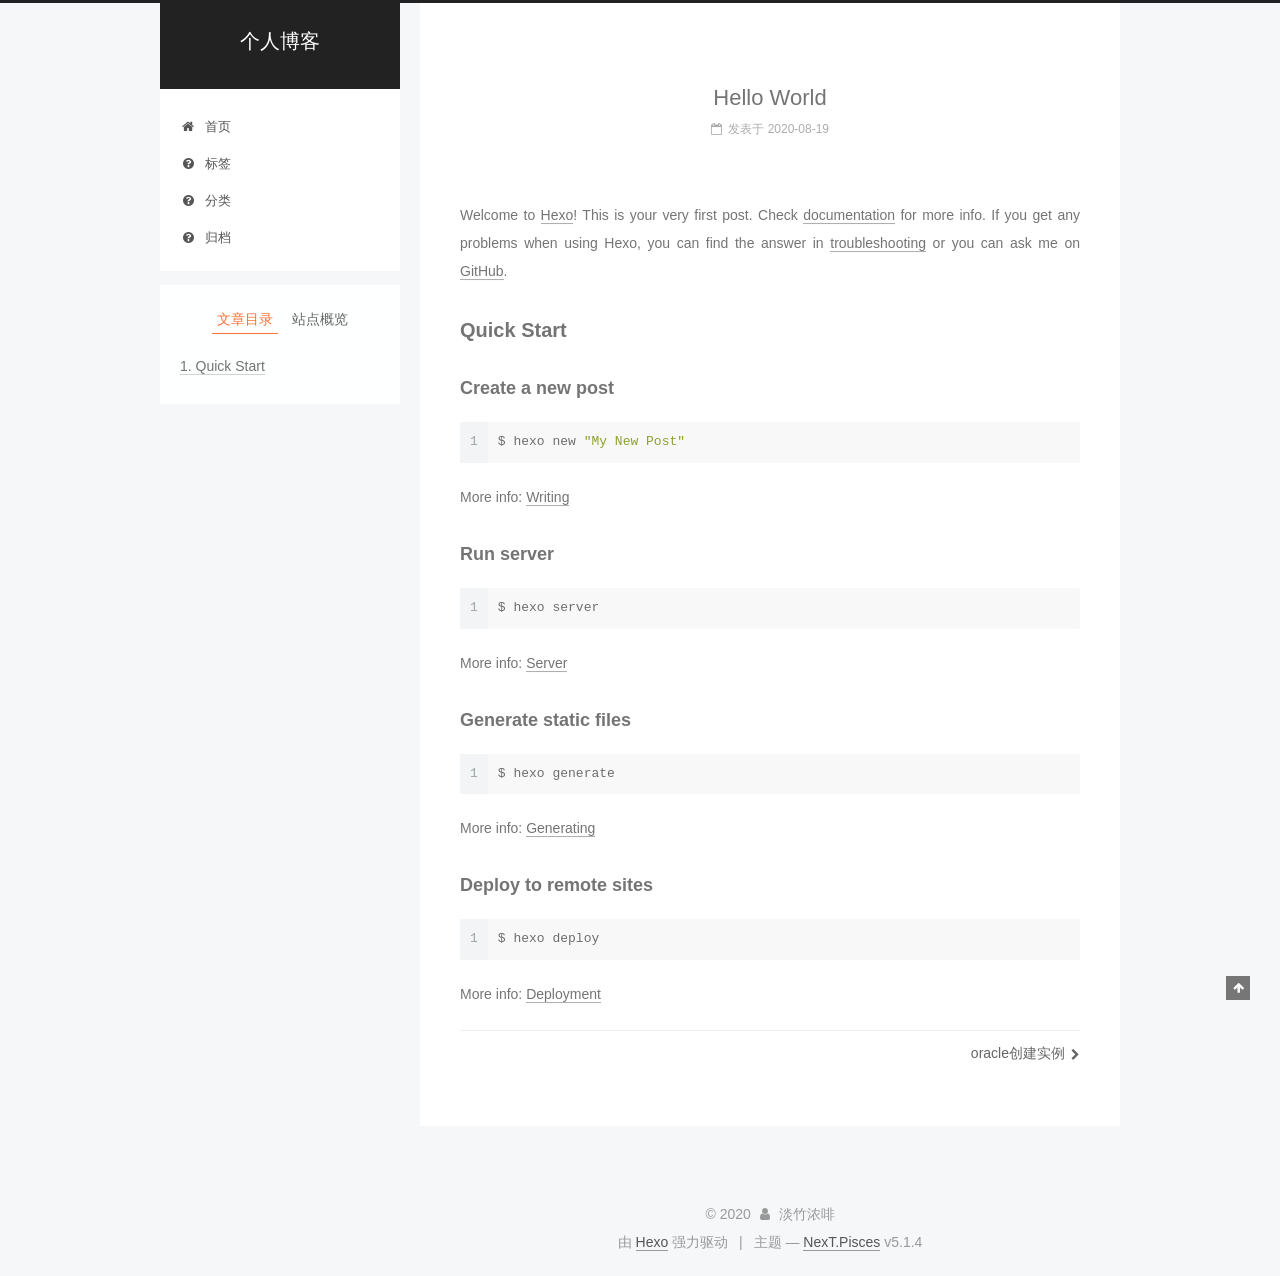
<file: 2020/08/19/hello-world/index.html>
<!DOCTYPE html>



  


<html class="theme-next pisces use-motion" lang="zh-Hans">
<head>
  <meta charset="UTF-8"/>
<meta http-equiv="X-UA-Compatible" content="IE=edge" />
<meta name="viewport" content="width=device-width, initial-scale=1, maximum-scale=1"/>
<meta name="theme-color" content="#222">









<meta http-equiv="Cache-Control" content="no-transform" />
<meta http-equiv="Cache-Control" content="no-siteapp" />
















  
  
  <link href="/lib/fancybox/source/jquery.fancybox.css?v=2.1.5" rel="stylesheet" type="text/css" />







<link href="/lib/font-awesome/css/font-awesome.min.css?v=4.6.2" rel="stylesheet" type="text/css" />

<link href="/css/main.css?v=5.1.4" rel="stylesheet" type="text/css" />


  <link rel="apple-touch-icon" sizes="180x180" href="/images/apple-touch-icon-next.png?v=5.1.4">


  <link rel="icon" type="image/png" sizes="32x32" href="/images/favicon-32x32-next.png?v=5.1.4">


  <link rel="icon" type="image/png" sizes="16x16" href="/images/favicon-16x16-next.png?v=5.1.4">


  <link rel="mask-icon" href="/images/logo.svg?v=5.1.4" color="#222">





  <meta name="keywords" content="Hexo, NexT" />










<meta name="description" content="Welcome to Hexo! This is your very first post. Check documentation for more info. If you get any problems when using Hexo, you can find the answer in troubleshooting or you can ask me on GitHub. Quick">
<meta property="og:type" content="article">
<meta property="og:title" content="Hello World">
<meta property="og:url" content="https://iamtcs.github.io/2020/08/19/hello-world/index.html">
<meta property="og:site_name" content="个人博客">
<meta property="og:description" content="Welcome to Hexo! This is your very first post. Check documentation for more info. If you get any problems when using Hexo, you can find the answer in troubleshooting or you can ask me on GitHub. Quick">
<meta property="article:published_time" content="2020-08-19T06:21:08.276Z">
<meta property="article:modified_time" content="2020-03-19T12:48:01.535Z">
<meta property="article:author" content="淡竹浓啡">
<meta name="twitter:card" content="summary">



<script type="text/javascript" id="hexo.configurations">
  var NexT = window.NexT || {};
  var CONFIG = {
    root: '/',
    scheme: 'Pisces',
    version: '5.1.4',
    sidebar: {"position":"left","display":"post","offset":12,"b2t":false,"scrollpercent":false,"onmobile":false},
    fancybox: true,
    tabs: true,
    motion: {"enable":true,"async":false,"transition":{"post_block":"fadeIn","post_header":"slideDownIn","post_body":"slideDownIn","coll_header":"slideLeftIn","sidebar":"slideUpIn"}},
    duoshuo: {
      userId: '0',
      author: '博主'
    },
    algolia: {
      applicationID: '',
      apiKey: '',
      indexName: '',
      hits: {"per_page":10},
      labels: {"input_placeholder":"Search for Posts","hits_empty":"We didn't find any results for the search: ${query}","hits_stats":"${hits} results found in ${time} ms"}
    }
  };
</script>



  <link rel="canonical" href="https://iamtcs.github.io/2020/08/19/hello-world/"/>





  <title>Hello World | 个人博客</title>
  








<meta name="generator" content="Hexo 4.2.0"></head>

<body itemscope itemtype="http://schema.org/WebPage" lang="zh-Hans">

  
  
    
  

  <div class="container sidebar-position-left page-post-detail">
    <div class="headband"></div>

    <header id="header" class="header" itemscope itemtype="http://schema.org/WPHeader">
      <div class="header-inner"><div class="site-brand-wrapper">
  <div class="site-meta ">
    

    <div class="custom-logo-site-title">
      <a href="/"  class="brand" rel="start">
        <span class="logo-line-before"><i></i></span>
        <span class="site-title">个人博客</span>
        <span class="logo-line-after"><i></i></span>
      </a>
    </div>
      
        <p class="site-subtitle"></p>
      
  </div>

  <div class="site-nav-toggle">
    <button>
      <span class="btn-bar"></span>
      <span class="btn-bar"></span>
      <span class="btn-bar"></span>
    </button>
  </div>
</div>

<nav class="site-nav">
  

  
    <ul id="menu" class="menu">
      
        
        <li class="menu-item menu-item-home">
          <a href="/%20" rel="section">
            
              <i class="menu-item-icon fa fa-fw fa-home"></i> <br />
            
            首页
          </a>
        </li>
      
        
        <li class="menu-item menu-item-tags">
          <a href="/tags" rel="section">
            
              <i class="menu-item-icon fa fa-fw fa-question-circle"></i> <br />
            
            标签
          </a>
        </li>
      
        
        <li class="menu-item menu-item-categories">
          <a href="/categories" rel="section">
            
              <i class="menu-item-icon fa fa-fw fa-question-circle"></i> <br />
            
            分类
          </a>
        </li>
      
        
        <li class="menu-item menu-item-archives">
          <a href="/archives" rel="section">
            
              <i class="menu-item-icon fa fa-fw fa-question-circle"></i> <br />
            
            归档
          </a>
        </li>
      

      
    </ul>
  

  
</nav>



 </div>
    </header>

    <main id="main" class="main">
      <div class="main-inner">
        <div class="content-wrap">
          <div id="content" class="content">
            

  <div id="posts" class="posts-expand">
    

  

  
  
  

  <article class="post post-type-normal" itemscope itemtype="http://schema.org/Article">
  
  
  
  <div class="post-block">
    <link itemprop="mainEntityOfPage" href="https://iamtcs.github.io/2020/08/19/hello-world/">

    <span hidden itemprop="author" itemscope itemtype="http://schema.org/Person">
      <meta itemprop="name" content="淡竹浓啡">
      <meta itemprop="description" content="">
      <meta itemprop="image" content="/images/%E5%BE%AE%E4%BF%A1.jpg">
    </span>

    <span hidden itemprop="publisher" itemscope itemtype="http://schema.org/Organization">
      <meta itemprop="name" content="个人博客">
    </span>

    
      <header class="post-header">

        
        
          <h1 class="post-title" itemprop="name headline">Hello World</h1>
        

        <div class="post-meta">
          <span class="post-time">
            
              <span class="post-meta-item-icon">
                <i class="fa fa-calendar-o"></i>
              </span>
              
                <span class="post-meta-item-text">发表于</span>
              
              <time title="创建于" itemprop="dateCreated datePublished" datetime="2020-08-19T14:21:08+08:00">
                2020-08-19
              </time>
            

            

            
          </span>

          

          
            
          

          
          

          

          

          

        </div>
      </header>
    

    
    
    
    <div class="post-body" itemprop="articleBody">

      
      

      
        <p>Welcome to <a href="https://hexo.io/" target="_blank" rel="noopener">Hexo</a>! This is your very first post. Check <a href="https://hexo.io/docs/" target="_blank" rel="noopener">documentation</a> for more info. If you get any problems when using Hexo, you can find the answer in <a href="https://hexo.io/docs/troubleshooting.html" target="_blank" rel="noopener">troubleshooting</a> or you can ask me on <a href="https://github.com/hexojs/hexo/issues" target="_blank" rel="noopener">GitHub</a>.</p>
<h2 id="Quick-Start"><a href="#Quick-Start" class="headerlink" title="Quick Start"></a>Quick Start</h2><h3 id="Create-a-new-post"><a href="#Create-a-new-post" class="headerlink" title="Create a new post"></a>Create a new post</h3><figure class="highlight bash"><table><tr><td class="gutter"><pre><span class="line">1</span><br></pre></td><td class="code"><pre><span class="line">$ hexo new <span class="string">"My New Post"</span></span><br></pre></td></tr></table></figure>

<p>More info: <a href="https://hexo.io/docs/writing.html" target="_blank" rel="noopener">Writing</a></p>
<h3 id="Run-server"><a href="#Run-server" class="headerlink" title="Run server"></a>Run server</h3><figure class="highlight bash"><table><tr><td class="gutter"><pre><span class="line">1</span><br></pre></td><td class="code"><pre><span class="line">$ hexo server</span><br></pre></td></tr></table></figure>

<p>More info: <a href="https://hexo.io/docs/server.html" target="_blank" rel="noopener">Server</a></p>
<h3 id="Generate-static-files"><a href="#Generate-static-files" class="headerlink" title="Generate static files"></a>Generate static files</h3><figure class="highlight bash"><table><tr><td class="gutter"><pre><span class="line">1</span><br></pre></td><td class="code"><pre><span class="line">$ hexo generate</span><br></pre></td></tr></table></figure>

<p>More info: <a href="https://hexo.io/docs/generating.html" target="_blank" rel="noopener">Generating</a></p>
<h3 id="Deploy-to-remote-sites"><a href="#Deploy-to-remote-sites" class="headerlink" title="Deploy to remote sites"></a>Deploy to remote sites</h3><figure class="highlight bash"><table><tr><td class="gutter"><pre><span class="line">1</span><br></pre></td><td class="code"><pre><span class="line">$ hexo deploy</span><br></pre></td></tr></table></figure>

<p>More info: <a href="https://hexo.io/docs/one-command-deployment.html" target="_blank" rel="noopener">Deployment</a></p>

      
    </div>
    
    
    

    

    

    

    <footer class="post-footer">
      

      
      
      

      
        <div class="post-nav">
          <div class="post-nav-next post-nav-item">
            
          </div>

          <span class="post-nav-divider"></span>

          <div class="post-nav-prev post-nav-item">
            
              <a href="/2020/08/19/oracle%E5%88%9B%E5%BB%BA%E5%AE%9E%E4%BE%8B/" rel="prev" title="oracle创建实例">
                oracle创建实例 <i class="fa fa-chevron-right"></i>
              </a>
            
          </div>
        </div>
      

      
      
    </footer>
  </div>
  
  
  
  </article>



    <div class="post-spread">
      
    </div>
  </div>


          </div>
          


          

  



        </div>
        
          
  
  <div class="sidebar-toggle">
    <div class="sidebar-toggle-line-wrap">
      <span class="sidebar-toggle-line sidebar-toggle-line-first"></span>
      <span class="sidebar-toggle-line sidebar-toggle-line-middle"></span>
      <span class="sidebar-toggle-line sidebar-toggle-line-last"></span>
    </div>
  </div>

  <aside id="sidebar" class="sidebar">
    
    <div class="sidebar-inner">

      

      
        <ul class="sidebar-nav motion-element">
          <li class="sidebar-nav-toc sidebar-nav-active" data-target="post-toc-wrap">
            文章目录
          </li>
          <li class="sidebar-nav-overview" data-target="site-overview-wrap">
            站点概览
          </li>
        </ul>
      

      <section class="site-overview-wrap sidebar-panel">
        <div class="site-overview">
          <div class="site-author motion-element" itemprop="author" itemscope itemtype="http://schema.org/Person">
            
              <img class="site-author-image" itemprop="image"
                src="/images/%E5%BE%AE%E4%BF%A1.jpg"
                alt="淡竹浓啡" />
            
              <p class="site-author-name" itemprop="name">淡竹浓啡</p>
              <p class="site-description motion-element" itemprop="description">人是往前走的</p>
          </div>

          <nav class="site-state motion-element">

            
              <div class="site-state-item site-state-posts">
              
                <a href="/archives">
              
                  <span class="site-state-item-count">3</span>
                  <span class="site-state-item-name">日志</span>
                </a>
              </div>
            

            

            

          </nav>

          

          

          
          

          
          

          

        </div>
      </section>

      
      <!--noindex-->
        <section class="post-toc-wrap motion-element sidebar-panel sidebar-panel-active">
          <div class="post-toc">

            
              
            

            
              <div class="post-toc-content"><ol class="nav"><li class="nav-item nav-level-2"><a class="nav-link" href="#Quick-Start"><span class="nav-number">1.</span> <span class="nav-text">Quick Start</span></a><ol class="nav-child"><li class="nav-item nav-level-3"><a class="nav-link" href="#Create-a-new-post"><span class="nav-number">1.1.</span> <span class="nav-text">Create a new post</span></a></li><li class="nav-item nav-level-3"><a class="nav-link" href="#Run-server"><span class="nav-number">1.2.</span> <span class="nav-text">Run server</span></a></li><li class="nav-item nav-level-3"><a class="nav-link" href="#Generate-static-files"><span class="nav-number">1.3.</span> <span class="nav-text">Generate static files</span></a></li><li class="nav-item nav-level-3"><a class="nav-link" href="#Deploy-to-remote-sites"><span class="nav-number">1.4.</span> <span class="nav-text">Deploy to remote sites</span></a></li></ol></li></ol></div>
            

          </div>
        </section>
      <!--/noindex-->
      

      

    </div>
  </aside>


        
      </div>
    </main>

    <footer id="footer" class="footer">
      <div class="footer-inner">
        <div class="copyright">&copy; <span itemprop="copyrightYear">2020</span>
  <span class="with-love">
    <i class="fa fa-user"></i>
  </span>
  <span class="author" itemprop="copyrightHolder">淡竹浓啡</span>

  
</div>


  <div class="powered-by">由 <a class="theme-link" target="_blank" href="https://hexo.io">Hexo</a> 强力驱动</div>



  <span class="post-meta-divider">|</span>



  <div class="theme-info">主题 &mdash; <a class="theme-link" target="_blank" href="https://github.com/iissnan/hexo-theme-next">NexT.Pisces</a> v5.1.4</div>




        







        
      </div>
    </footer>

    
      <div class="back-to-top">
        <i class="fa fa-arrow-up"></i>
        
      </div>
    

    

  </div>

  

<script type="text/javascript">
  if (Object.prototype.toString.call(window.Promise) !== '[object Function]') {
    window.Promise = null;
  }
</script>









  












  
  
    <script type="text/javascript" src="/lib/jquery/index.js?v=2.1.3"></script>
  

  
  
    <script type="text/javascript" src="/lib/fastclick/lib/fastclick.min.js?v=1.0.6"></script>
  

  
  
    <script type="text/javascript" src="/lib/jquery_lazyload/jquery.lazyload.js?v=1.9.7"></script>
  

  
  
    <script type="text/javascript" src="/lib/velocity/velocity.min.js?v=1.2.1"></script>
  

  
  
    <script type="text/javascript" src="/lib/velocity/velocity.ui.min.js?v=1.2.1"></script>
  

  
  
    <script type="text/javascript" src="/lib/fancybox/source/jquery.fancybox.pack.js?v=2.1.5"></script>
  


  


  <script type="text/javascript" src="/js/src/utils.js?v=5.1.4"></script>

  <script type="text/javascript" src="/js/src/motion.js?v=5.1.4"></script>



  
  


  <script type="text/javascript" src="/js/src/affix.js?v=5.1.4"></script>

  <script type="text/javascript" src="/js/src/schemes/pisces.js?v=5.1.4"></script>



  
  <script type="text/javascript" src="/js/src/scrollspy.js?v=5.1.4"></script>
<script type="text/javascript" src="/js/src/post-details.js?v=5.1.4"></script>



  


  <script type="text/javascript" src="/js/src/bootstrap.js?v=5.1.4"></script>



  


  




	





  





  












  





  

  

  

  
  

  

  

  

</body>
</html>
</file>
<file: css/main.css>
/* normalize.css v3.0.2 | MIT License | git.io/normalize */
html {
  font-family: sans-serif; /* 1 */
  -ms-text-size-adjust: 100%; /* 2 */
  -webkit-text-size-adjust: 100%; /* 2 */
}
body {
  margin: 0;
}
article,
aside,
details,
figcaption,
figure,
footer,
header,
hgroup,
main,
menu,
nav,
section,
summary {
  display: block;
}
audio,
canvas,
progress,
video {
  display: inline-block; /* 1 */
  vertical-align: baseline; /* 2 */
}
audio:not([controls]) {
  display: none;
  height: 0;
}
[hidden],
template {
  display: none;
}
a {
  background-color: transparent;
}
a:active,
a:hover {
  outline: 0;
}
abbr[title] {
  border-bottom: 1px dotted;
}
b,
strong {
  font-weight: bold;
}
dfn {
  font-style: italic;
}
h1 {
  font-size: 2em;
  margin: 0.67em 0;
}
mark {
  background: #ff0;
  color: #000;
}
small {
  font-size: 80%;
}
sub,
sup {
  font-size: 75%;
  line-height: 0;
  position: relative;
  vertical-align: baseline;
}
sup {
  top: -0.5em;
}
sub {
  bottom: -0.25em;
}
img {
  border: 0;
}
svg:not(:root) {
  overflow: hidden;
}
figure {
  margin: 1em 40px;
}
hr {
  -moz-box-sizing: content-box;
  box-sizing: content-box;
  height: 0;
}
pre {
  overflow: auto;
}
code,
kbd,
pre,
samp {
  font-family: monospace, monospace;
  font-size: 1em;
}
button,
input,
optgroup,
select,
textarea {
  color: inherit; /* 1 */
  font: inherit; /* 2 */
  margin: 0; /* 3 */
}
button {
  overflow: visible;
}
button,
select {
  text-transform: none;
}
button,
html input[type="button"],
input[type="reset"],
input[type="submit"] {
  -webkit-appearance: button; /* 2 */
  cursor: pointer; /* 3 */
}
button[disabled],
html input[disabled] {
  cursor: default;
}
button::-moz-focus-inner,
input::-moz-focus-inner {
  border: 0;
  padding: 0;
}
input {
  line-height: normal;
}
input[type="checkbox"],
input[type="radio"] {
  box-sizing: border-box; /* 1 */
  padding: 0; /* 2 */
}
input[type="number"]::-webkit-inner-spin-button,
input[type="number"]::-webkit-outer-spin-button {
  height: auto;
}
input[type="search"] {
  -webkit-appearance: textfield; /* 1 */
  -moz-box-sizing: content-box;
  -webkit-box-sizing: content-box; /* 2 */
  box-sizing: content-box;
}
input[type="search"]::-webkit-search-cancel-button,
input[type="search"]::-webkit-search-decoration {
  -webkit-appearance: none;
}
fieldset {
  border: 1px solid #c0c0c0;
  margin: 0 2px;
  padding: 0.35em 0.625em 0.75em;
}
legend {
  border: 0; /* 1 */
  padding: 0; /* 2 */
}
textarea {
  overflow: auto;
}
optgroup {
  font-weight: bold;
}
table {
  border-collapse: collapse;
  border-spacing: 0;
}
td,
th {
  padding: 0;
}
::selection {
  background: #262a30;
  color: #fff;
}
body {
  position: relative;
  font-family: 'Lato', "PingFang SC", "Microsoft YaHei", sans-serif;
  font-size: 14px;
  line-height: 2;
  color: #555;
  background: #f5f7f9;
}
@media (max-width: 767px) {
  body {
    padding-right: 0 !important;
  }
}
@media (min-width: 768px) and (max-width: 991px) {
  body {
    padding-right: 0 !important;
  }
}
@media (min-width: 1600px) {
  body {
    font-size: 16px;
  }
}
h1,
h2,
h3,
h4,
h5,
h6 {
  margin: 0;
  padding: 0;
  font-weight: bold;
  line-height: 1.5;
  font-family: 'Lato', "PingFang SC", "Microsoft YaHei", sans-serif;
}
h2,
h3,
h4,
h5,
h6 {
  margin: 20px 0 15px;
}
h1 {
  font-size: 22px;
}
@media (max-width: 767px) {
  h1 {
    font-size: 18px;
  }
}
h2 {
  font-size: 20px;
}
@media (max-width: 767px) {
  h2 {
    font-size: 16px;
  }
}
h3 {
  font-size: 18px;
}
@media (max-width: 767px) {
  h3 {
    font-size: 14px;
  }
}
h4 {
  font-size: 16px;
}
@media (max-width: 767px) {
  h4 {
    font-size: 12px;
  }
}
h5 {
  font-size: 14px;
}
@media (max-width: 767px) {
  h5 {
    font-size: 10px;
  }
}
h6 {
  font-size: 12px;
}
@media (max-width: 767px) {
  h6 {
    font-size: 8px;
  }
}
p {
  margin: 0 0 20px 0;
}
a {
  color: #555;
  text-decoration: none;
  outline: none;
  border-bottom: 1px solid #999;
  word-wrap: break-word;
}
a:hover {
  color: #222;
  border-bottom-color: #222;
}
blockquote {
  margin: 0;
  padding: 0;
}
img {
  display: block;
  margin: auto;
  max-width: 100%;
  height: auto;
}
hr {
  margin: 40px 0;
  height: 3px;
  border: none;
  background-color: #ddd;
  background-image: repeating-linear-gradient(-45deg, #fff, #fff 4px, transparent 4px, transparent 8px);
}
blockquote {
  padding: 0 15px;
  color: #666;
  border-left: 4px solid #ddd;
}
blockquote cite::before {
  content: "-";
  padding: 0 5px;
}
dt {
  font-weight: 700;
}
dd {
  margin: 0;
  padding: 0;
}
kbd {
  border: 1px solid #ccc;
  border-radius: 0.2em;
  box-shadow: 0.1em 0.1em 0.2em rgba(0,0,0,0.1);
  background-color: #f9f9f9;
  font-family: inherit;
  background-image: -webkit-linear-gradient(top, #eee, #fff, #eee);
  padding: 0.1em 0.3em;
  white-space: nowrap;
}
.text-left {
  text-align: left;
}
.text-center {
  text-align: center;
}
.text-right {
  text-align: right;
}
.text-justify {
  text-align: justify;
}
.text-nowrap {
  white-space: nowrap;
}
.text-lowercase {
  text-transform: lowercase;
}
.text-uppercase {
  text-transform: uppercase;
}
.text-capitalize {
  text-transform: capitalize;
}
.center-block {
  display: block;
  margin-left: auto;
  margin-right: auto;
}
.clearfix:before,
.clearfix:after {
  content: " ";
  display: table;
}
.clearfix:after {
  clear: both;
}
.pullquote {
  width: 45%;
}
.pullquote.left {
  float: left;
  margin-left: 5px;
  margin-right: 10px;
}
.pullquote.right {
  float: right;
  margin-left: 10px;
  margin-right: 5px;
}
.affix.affix.affix {
  position: fixed;
}
.translation {
  margin-top: -20px;
  font-size: 14px;
  color: #999;
}
.scrollbar-measure {
  width: 100px;
  height: 100px;
  overflow: scroll;
  position: absolute;
  top: -9999px;
}
.use-motion .motion-element {
  opacity: 0;
}
table {
  margin: 20px 0;
  width: 100%;
  border-collapse: collapse;
  border-spacing: 0;
  border: 1px solid #ddd;
  font-size: 14px;
  table-layout: fixed;
  word-wrap: break-all;
}
table>tbody>tr:nth-of-type(odd) {
  background-color: #f9f9f9;
}
table>tbody>tr:hover {
  background-color: #f5f5f5;
}
caption,
th,
td {
  padding: 8px;
  text-align: left;
  vertical-align: middle;
  font-weight: normal;
}
th,
td {
  border-bottom: 3px solid #ddd;
  border-right: 1px solid #eee;
}
th {
  padding-bottom: 10px;
  font-weight: 700;
}
td {
  border-bottom-width: 1px;
}
html,
body {
  height: 100%;
}
.container {
  position: relative;
  min-height: 100%;
}
.header-inner {
  margin: 0 auto;
  padding: 100px 0 70px;
  width: 700px;
}
@media (min-width: 1600px) {
  .container .header-inner {
    width: 900px;
  }
}
.main {
  padding-bottom: 150px;
}
.main-inner {
  margin: 0 auto;
  width: 700px;
}
@media (min-width: 1600px) {
  .container .main-inner {
    width: 900px;
  }
}
.footer {
  position: absolute;
  left: 0;
  bottom: 0;
  width: 100%;
  min-height: 50px;
}
.footer-inner {
  box-sizing: border-box;
  margin: 20px auto;
  width: 700px;
}
@media (min-width: 1600px) {
  .container .footer-inner {
    width: 900px;
  }
}
pre,
.highlight {
  overflow: auto;
  margin: 20px 0;
  padding: 0;
  font-size: 13px;
  color: #4d4d4c;
  background: #f7f7f7;
  line-height: 1.6;
}
pre,
code {
  font-family: consolas, Menlo, "PingFang SC", "Microsoft YaHei", monospace;
}
code {
  padding: 2px 4px;
  word-wrap: break-word;
  color: #555;
  background: #eee;
  border-radius: 3px;
  font-size: 13px;
}
pre {
  padding: 10px;
}
pre code {
  padding: 0;
  color: #4d4d4c;
  background: none;
  text-shadow: none;
}
.highlight {
  border-radius: 1px;
}
.highlight pre {
  border: none;
  margin: 0;
  padding: 10px 0;
}
.highlight table {
  margin: 0;
  width: auto;
  border: none;
}
.highlight td {
  border: none;
  padding: 0;
}
.highlight figcaption {
  font-size: 1em;
  color: #4d4d4c;
  line-height: 1em;
  margin-bottom: 1em;
}
.highlight figcaption:before,
.highlight figcaption:after {
  content: " ";
  display: table;
}
.highlight figcaption:after {
  clear: both;
}
.highlight figcaption a {
  float: right;
  color: #4d4d4c;
}
.highlight figcaption a:hover {
  border-bottom-color: #4d4d4c;
}
.highlight .gutter pre {
  padding-left: 10px;
  padding-right: 10px;
  color: #869194;
  text-align: right;
  background-color: #eff2f3;
}
.highlight .code pre {
  width: 100%;
  padding-left: 10px;
  padding-right: 10px;
  background-color: #f7f7f7;
}
.highlight .line {
  height: 20px;
}
.gutter {
  -webkit-user-select: none;
  -moz-user-select: none;
  -ms-user-select: none;
  user-select: none;
}
.gist table {
  width: auto;
}
.gist table td {
  border: none;
}
pre .deletion {
  background: #fdd;
}
pre .addition {
  background: #dfd;
}
pre .meta {
  color: #8959a8;
}
pre .comment {
  color: #8e908c;
}
pre .variable,
pre .attribute,
pre .tag,
pre .regexp,
pre .ruby .constant,
pre .xml .tag .title,
pre .xml .pi,
pre .xml .doctype,
pre .html .doctype,
pre .css .id,
pre .css .class,
pre .css .pseudo {
  color: #c82829;
}
pre .number,
pre .preprocessor,
pre .built_in,
pre .literal,
pre .params,
pre .constant,
pre .command {
  color: #f5871f;
}
pre .ruby .class .title,
pre .css .rules .attribute,
pre .string,
pre .value,
pre .inheritance,
pre .header,
pre .ruby .symbol,
pre .xml .cdata,
pre .special,
pre .number,
pre .formula {
  color: #718c00;
}
pre .title,
pre .css .hexcolor {
  color: #3e999f;
}
pre .function,
pre .python .decorator,
pre .python .title,
pre .ruby .function .title,
pre .ruby .title .keyword,
pre .perl .sub,
pre .javascript .title,
pre .coffeescript .title {
  color: #4271ae;
}
pre .keyword,
pre .javascript .function {
  color: #8959a8;
}
.full-image.full-image.full-image.full-image {
  border: none;
  max-width: 100%;
  width: auto;
  margin: 20px auto 25px;
}
@media (min-width: 992px) {
  .full-image.full-image.full-image.full-image {
    max-width: none;
    width: 118%;
    margin: 0 -9%;
  }
}
.blockquote-center,
.page-home .post-type-quote blockquote,
.page-post-detail .post-type-quote blockquote {
  position: relative;
  margin: 40px 0;
  padding: 0;
  border-left: none;
  text-align: center;
}
.blockquote-center::before,
.page-home .post-type-quote blockquote::before,
.page-post-detail .post-type-quote blockquote::before,
.blockquote-center::after,
.page-home .post-type-quote blockquote::after,
.page-post-detail .post-type-quote blockquote::after {
  position: absolute;
  content: ' ';
  display: block;
  width: 100%;
  height: 24px;
  opacity: 0.2;
  background-repeat: no-repeat;
  background-position: 0 -6px;
  background-size: 22px 22px;
}
.blockquote-center::before,
.page-home .post-type-quote blockquote::before,
.page-post-detail .post-type-quote blockquote::before {
  top: -20px;
  background-image: url("../images/quote-l.svg");
  border-top: 1px solid #ccc;
}
.blockquote-center::after,
.page-home .post-type-quote blockquote::after,
.page-post-detail .post-type-quote blockquote::after {
  bottom: -20px;
  background-image: url("../images/quote-r.svg");
  border-bottom: 1px solid #ccc;
  background-position: 100% 8px;
}
.blockquote-center p,
.page-home .post-type-quote blockquote p,
.page-post-detail .post-type-quote blockquote p,
.blockquote-center div,
.page-home .post-type-quote blockquote div,
.page-post-detail .post-type-quote blockquote div {
  text-align: center;
}
.post .post-body .group-picture img {
  box-sizing: border-box;
  padding: 0 3px;
  border: none;
}
.post .group-picture-row {
  overflow: hidden;
  margin-top: 6px;
}
.post .group-picture-row:first-child {
  margin-top: 0;
}
.post .group-picture-column {
  float: left;
}
.page-post-detail .post-body .group-picture-column {
  float: none;
  margin-top: 10px;
  width: auto !important;
}
.page-post-detail .post-body .group-picture-column img {
  margin: 0 auto;
}
.page-archive .group-picture-container {
  overflow: hidden;
}
.page-archive .group-picture-row {
  float: left;
}
.page-archive .group-picture-row:first-child {
  margin-top: 6px;
}
.page-archive .group-picture-column {
  max-width: 150px;
  max-height: 150px;
}
.post-body .note {
  position: relative;
  padding: 15px;
  margin-bottom: 20px;
  border: 1px solid #eee;
  border-left-width: 5px;
  border-radius: 3px;
}
.post-body .note h2,
.post-body .note h3,
.post-body .note h4,
.post-body .note h5,
.post-body .note h6 {
  margin-top: 0;
  margin-bottom: 0;
  border-bottom: initial;
  padding-top: 0 !important;
}
.post-body .note p:first-child,
.post-body .note ul:first-child,
.post-body .note ol:first-child,
.post-body .note table:first-child,
.post-body .note pre:first-child,
.post-body .note blockquote:first-child {
  margin-top: 0;
}
.post-body .note p:last-child,
.post-body .note ul:last-child,
.post-body .note ol:last-child,
.post-body .note table:last-child,
.post-body .note pre:last-child,
.post-body .note blockquote:last-child {
  margin-bottom: 0;
}
.post-body .note.default {
  border-left-color: #777;
}
.post-body .note.default h2,
.post-body .note.default h3,
.post-body .note.default h4,
.post-body .note.default h5,
.post-body .note.default h6 {
  color: #777;
}
.post-body .note.primary {
  border-left-color: #6f42c1;
}
.post-body .note.primary h2,
.post-body .note.primary h3,
.post-body .note.primary h4,
.post-body .note.primary h5,
.post-body .note.primary h6 {
  color: #6f42c1;
}
.post-body .note.info {
  border-left-color: #428bca;
}
.post-body .note.info h2,
.post-body .note.info h3,
.post-body .note.info h4,
.post-body .note.info h5,
.post-body .note.info h6 {
  color: #428bca;
}
.post-body .note.success {
  border-left-color: #5cb85c;
}
.post-body .note.success h2,
.post-body .note.success h3,
.post-body .note.success h4,
.post-body .note.success h5,
.post-body .note.success h6 {
  color: #5cb85c;
}
.post-body .note.warning {
  border-left-color: #f0ad4e;
}
.post-body .note.warning h2,
.post-body .note.warning h3,
.post-body .note.warning h4,
.post-body .note.warning h5,
.post-body .note.warning h6 {
  color: #f0ad4e;
}
.post-body .note.danger {
  border-left-color: #d9534f;
}
.post-body .note.danger h2,
.post-body .note.danger h3,
.post-body .note.danger h4,
.post-body .note.danger h5,
.post-body .note.danger h6 {
  color: #d9534f;
}
.post-body .label {
  display: inline;
  padding: 0 2px;
  white-space: nowrap;
}
.post-body .label.default {
  background-color: #f0f0f0;
}
.post-body .label.primary {
  background-color: #efe6f7;
}
.post-body .label.info {
  background-color: #e5f2f8;
}
.post-body .label.success {
  background-color: #e7f4e9;
}
.post-body .label.warning {
  background-color: #fcf6e1;
}
.post-body .label.danger {
  background-color: #fae8eb;
}
.post-body .tabs {
  position: relative;
  display: block;
  margin-bottom: 20px;
  padding-top: 10px;
}
.post-body .tabs ul.nav-tabs {
  margin: 0;
  padding: 0;
  display: flex;
  margin-bottom: -1px;
}
@media (max-width: 413px) {
  .post-body .tabs ul.nav-tabs {
    display: block;
    margin-bottom: 5px;
  }
}
.post-body .tabs ul.nav-tabs li.tab {
  list-style-type: none !important;
  margin: 0 0.25em 0 0;
  border-top: 3px solid transparent;
  border-left: 1px solid transparent;
  border-right: 1px solid transparent;
}
@media (max-width: 413px) {
  .post-body .tabs ul.nav-tabs li.tab {
    margin: initial;
    border-top: 1px solid transparent;
    border-left: 3px solid transparent;
    border-right: 1px solid transparent;
    border-bottom: 1px solid transparent;
  }
}
.post-body .tabs ul.nav-tabs li.tab a {
  outline: 0;
  border-bottom: initial;
  display: block;
  line-height: 1.8em;
  padding: 0.25em 0.75em;
  transition-duration: 0.2s;
  transition-timing-function: ease-out;
  transition-delay: 0s;
}
.post-body .tabs ul.nav-tabs li.tab a i {
  width: 1.285714285714286em;
}
.post-body .tabs ul.nav-tabs li.tab.active {
  border-top: 3px solid #fc6423;
  border-left: 1px solid #ddd;
  border-right: 1px solid #ddd;
  background-color: #fff;
}
@media (max-width: 413px) {
  .post-body .tabs ul.nav-tabs li.tab.active {
    border-top: 1px solid #ddd;
    border-left: 3px solid #fc6423;
    border-right: 1px solid #ddd;
    border-bottom: 1px solid #ddd;
  }
}
.post-body .tabs ul.nav-tabs li.tab.active a {
  cursor: default;
  color: #555;
}
.post-body .tabs .tab-content {
  background-color: #fff;
}
.post-body .tabs .tab-content .tab-pane {
  border: 1px solid #ddd;
  padding: 20px 20px 0 20px;
}
.post-body .tabs .tab-content .tab-pane:not(.active) {
  display: none !important;
}
.post-body .tabs .tab-content .tab-pane.active {
  display: block !important;
}
.btn {
  display: inline-block;
  padding: 0 20px;
  font-size: 14px;
  color: #555;
  background: #fff;
  border: 2px solid #555;
  text-decoration: none;
  border-radius: 2px;
  transition-property: background-color;
  transition-duration: 0.2s;
  transition-timing-function: ease-in-out;
  transition-delay: 0s;
  line-height: 2;
}
.btn:hover {
  border-color: #222;
  color: #fff;
  background: #222;
}
.btn +.btn {
  margin: 0 0 8px 8px;
}
.btn .fa-fw {
  width: 1.285714285714286em;
  text-align: left;
}
.btn-bar {
  display: block;
  width: 22px;
  height: 2px;
  background: #555;
  border-radius: 1px;
}
.btn-bar+.btn-bar {
  margin-top: 4px;
}
.pagination {
  margin: 120px 0 40px;
  text-align: center;
  border-top: 1px solid #eee;
}
.page-number-basic,
.pagination .prev,
.pagination .next,
.pagination .page-number,
.pagination .space {
  display: inline-block;
  position: relative;
  top: -1px;
  margin: 0 10px;
  padding: 0 11px;
}
@media (max-width: 767px) {
  .page-number-basic,
  .pagination .prev,
  .pagination .next,
  .pagination .page-number,
  .pagination .space {
    margin: 0 5px;
  }
}
.pagination .prev,
.pagination .next,
.pagination .page-number {
  border-bottom: 0;
  border-top: 1px solid #eee;
  transition-property: border-color;
  transition-duration: 0.2s;
  transition-timing-function: ease-in-out;
  transition-delay: 0s;
}
.pagination .prev:hover,
.pagination .next:hover,
.pagination .page-number:hover {
  border-top-color: #222;
}
.pagination .space {
  padding: 0;
  margin: 0;
}
.pagination .prev {
  margin-left: 0;
}
.pagination .next {
  margin-right: 0;
}
.pagination .page-number.current {
  color: #fff;
  background: #ccc;
  border-top-color: #ccc;
}
@media (max-width: 767px) {
  .pagination {
    border-top: none;
  }
  .pagination .prev,
  .pagination .next,
  .pagination .page-number {
    margin-bottom: 10px;
    border-top: 0;
    border-bottom: 1px solid #eee;
    padding: 0 10px;
  }
  .pagination .prev:hover,
  .pagination .next:hover,
  .pagination .page-number:hover {
    border-bottom-color: #222;
  }
}
.comments {
  margin: 60px 20px 0;
}
.tag-cloud {
  text-align: center;
}
.tag-cloud a {
  display: inline-block;
  margin: 10px;
}
.back-to-top {
  box-sizing: border-box;
  position: fixed;
  bottom: -100px;
  right: 30px;
  z-index: 1050;
  padding: 0 6px;
  width: 24px;
  background: #222;
  font-size: 12px;
  opacity: 0.6;
  color: #fff;
  cursor: pointer;
  text-align: center;
  -webkit-transform: translateZ(0);
  transition-property: bottom;
  transition-duration: 0.2s;
  transition-timing-function: ease-in-out;
  transition-delay: 0s;
}
@media (min-width: 768px) and (max-width: 991px) {
  .back-to-top {
    display: none !important;
  }
}
@media (max-width: 767px) {
  .back-to-top {
    display: none !important;
  }
}
.back-to-top.back-to-top-on {
  bottom: 30px;
}
.header {
  background: transparent;
}
.header-inner {
  position: relative;
}
.headband {
  height: 3px;
  background: #222;
}
.site-meta {
  margin: 0;
  text-align: center;
}
@media (max-width: 767px) {
  .site-meta {
    text-align: center;
  }
}
.brand {
  position: relative;
  display: inline-block;
  padding: 0 40px;
  color: #fff;
  background: #222;
  border-bottom: none;
}
.brand:hover {
  color: #fff;
}
.logo {
  display: inline-block;
  margin-right: 5px;
  line-height: 36px;
  vertical-align: top;
}
.site-title {
  display: inline-block;
  vertical-align: top;
  line-height: 36px;
  font-size: 20px;
  font-weight: normal;
  font-family: 'Lato', "PingFang SC", "Microsoft YaHei", sans-serif;
}
.site-subtitle {
  margin-top: 10px;
  font-size: 13px;
  color: #ddd;
}
.use-motion .brand {
  opacity: 0;
}
.use-motion .logo,
.use-motion .site-title,
.use-motion .site-subtitle {
  opacity: 0;
  position: relative;
  top: -10px;
}
.site-nav-toggle {
  display: none;
  position: absolute;
  top: 10px;
  left: 10px;
}
@media (max-width: 767px) {
  .site-nav-toggle {
    display: block;
  }
}
.site-nav-toggle button {
  margin-top: 2px;
  padding: 9px 10px;
  background: transparent;
  border: none;
}
@media (max-width: 767px) {
  .site-nav {
    display: none;
    margin: 0 -10px;
    padding: 0 10px;
    clear: both;
    border-top: 1px solid #ddd;
  }
}
@media (min-width: 768px) and (max-width: 991px) {
  .site-nav {
    display: block !important;
  }
}
@media (min-width: 992px) {
  .site-nav {
    display: block !important;
  }
}
.menu {
  margin-top: 20px;
  padding-left: 0;
  text-align: center;
}
.menu .menu-item {
  display: inline-block;
  margin: 0 10px;
  list-style: none;
}
@media screen and (max-width: 767px) {
  .menu .menu-item {
    margin-top: 10px;
  }
}
.menu .menu-item a {
  display: block;
  font-size: 13px;
  line-height: inherit;
  border-bottom: 1px solid transparent;
  transition-property: border-color;
  transition-duration: 0.2s;
  transition-timing-function: ease-in-out;
  transition-delay: 0s;
}
.menu .menu-item a:hover,
.menu-item-active a {
  border-bottom-color: #222;
}
.menu .menu-item .fa {
  margin-right: 5px;
}
.use-motion .menu-item {
  opacity: 0;
}
.post-body {
  font-family: 'Lato', "PingFang SC", "Microsoft YaHei", sans-serif;
}
@media (max-width: 767px) {
  .post-body {
    word-break: break-word;
  }
}
.post-body .fancybox img {
  display: block !important;
  margin: 0 auto;
  cursor: pointer;
  cursor: zoom-in;
  cursor: -webkit-zoom-in;
}
.post-body .image-caption,
.post-body .figure .caption {
  margin: -20px auto 15px;
  text-align: center;
  font-size: 14px;
  color: #999;
  font-weight: bold;
  line-height: 1;
}
.post-sticky-flag {
  display: inline-block;
  font-size: 16px;
  -ms-transform: rotate(30deg);
  -webkit-transform: rotate(30deg);
  -moz-transform: rotate(30deg);
  -ms-transform: rotate(30deg);
  -o-transform: rotate(30deg);
  transform: rotate(30deg);
}
.use-motion .post-block,
.use-motion .pagination,
.use-motion .comments {
  opacity: 0;
}
.use-motion .post-header {
  opacity: 0;
}
.use-motion .post-body {
  opacity: 0;
}
.use-motion .collection-title {
  opacity: 0;
}
.posts-expand {
  padding-top: 40px;
}
@media (max-width: 767px) {
  .posts-expand {
    margin: 0 20px;
  }
  .post-body pre .gutter pre {
    padding-right: 10px;
  }
  .post-body .highlight {
    margin-left: 0px;
    margin-right: 0px;
    padding: 0;
  }
  .post-body .highlight .gutter pre {
    padding-right: 10px;
  }
}
@media (min-width: 992px) {
  .posts-expand .post-body {
    text-align: justify;
  }
}
.posts-expand .post-body h2,
.posts-expand .post-body h3,
.posts-expand .post-body h4,
.posts-expand .post-body h5,
.posts-expand .post-body h6 {
  padding-top: 10px;
}
.posts-expand .post-body h2 .header-anchor,
.posts-expand .post-body h3 .header-anchor,
.posts-expand .post-body h4 .header-anchor,
.posts-expand .post-body h5 .header-anchor,
.posts-expand .post-body h6 .header-anchor {
  float: right;
  margin-left: 10px;
  color: #ccc;
  border-bottom-style: none;
  visibility: hidden;
}
.posts-expand .post-body h2 .header-anchor:hover,
.posts-expand .post-body h3 .header-anchor:hover,
.posts-expand .post-body h4 .header-anchor:hover,
.posts-expand .post-body h5 .header-anchor:hover,
.posts-expand .post-body h6 .header-anchor:hover {
  color: inherit;
}
.posts-expand .post-body h2:hover .header-anchor,
.posts-expand .post-body h3:hover .header-anchor,
.posts-expand .post-body h4:hover .header-anchor,
.posts-expand .post-body h5:hover .header-anchor,
.posts-expand .post-body h6:hover .header-anchor {
  visibility: visible;
}
.posts-expand .post-body ul li {
  list-style: circle;
}
.posts-expand .post-body img {
  box-sizing: border-box;
  margin: auto;
  padding: 3px;
  border: 1px solid #ddd;
}
.posts-expand .post-body .fancybox img {
  margin: 0 auto 25px;
}
@media (max-width: 767px) {
  .posts-collapse {
    margin: 0 20px;
  }
  .posts-collapse .post-title,
  .posts-collapse .post-meta {
    display: block;
    width: auto;
    text-align: left;
  }
}
.posts-collapse {
  position: relative;
  z-index: 1010;
  margin-left: 55px;
}
.posts-collapse::after {
  content: " ";
  position: absolute;
  top: 20px;
  left: 0;
  margin-left: -2px;
  width: 4px;
  height: 100%;
  background: #f5f5f5;
  z-index: -1;
}
@media (max-width: 767px) {
  .posts-collapse {
    margin: 0 20px;
  }
}
.posts-collapse .collection-title {
  position: relative;
  margin: 60px 0;
}
.posts-collapse .collection-title h1,
.posts-collapse .collection-title h2 {
  margin-left: 20px;
}
.posts-collapse .collection-title small {
  color: #bbb;
  margin-left: 5px;
}
.posts-collapse .collection-title::before {
  content: " ";
  position: absolute;
  left: 0;
  top: 50%;
  margin-left: -4px;
  margin-top: -4px;
  width: 8px;
  height: 8px;
  background: #bbb;
  border-radius: 50%;
}
.posts-collapse .post {
  margin: 30px 0;
}
.posts-collapse .post-header {
  position: relative;
  transition-duration: 0.2s;
  transition-timing-function: ease-in-out;
  transition-delay: 0s;
  transition-property: border;
  border-bottom: 1px dashed #ccc;
}
.posts-collapse .post-header::before {
  content: " ";
  position: absolute;
  left: 0;
  top: 12px;
  width: 6px;
  height: 6px;
  margin-left: -4px;
  background: #bbb;
  border-radius: 50%;
  border: 1px solid #fff;
  transition-duration: 0.2s;
  transition-timing-function: ease-in-out;
  transition-delay: 0s;
  transition-property: background;
}
.posts-collapse .post-header:hover {
  border-bottom-color: #666;
}
.posts-collapse .post-header:hover::before {
  background: #222;
}
.posts-collapse .post-meta {
  position: absolute;
  font-size: 12px;
  left: 20px;
  top: 5px;
}
.posts-collapse .post-comments-count {
  display: none;
}
.posts-collapse .post-title {
  margin-left: 60px;
  font-size: 16px;
  font-weight: normal;
  line-height: inherit;
}
.posts-collapse .post-title::after {
  margin-left: 3px;
  opacity: 0.6;
}
.posts-collapse .post-title a {
  color: #666;
  border-bottom: none;
}
.page-home .post-type-quote .post-header,
.page-post-detail .post-type-quote .post-header,
.page-home .post-type-quote .post-tags,
.page-post-detail .post-type-quote .post-tags {
  display: none;
}
.posts-expand .post-title {
  text-align: center;
  word-break: break-word;
  font-weight: 400;
}
.posts-expand .post-title-link {
  display: inline-block;
  position: relative;
  color: #555;
  border-bottom: none;
  line-height: 1.2;
  vertical-align: top;
}
.posts-expand .post-title-link::before {
  content: "";
  position: absolute;
  width: 100%;
  height: 2px;
  bottom: 0;
  left: 0;
  background-color: #000;
  visibility: hidden;
  -webkit-transform: scaleX(0);
  -moz-transform: scaleX(0);
  -ms-transform: scaleX(0);
  -o-transform: scaleX(0);
  transform: scaleX(0);
  transition-duration: 0.2s;
  transition-timing-function: ease-in-out;
  transition-delay: 0s;
}
.posts-expand .post-title-link:hover::before {
  visibility: visible;
  -webkit-transform: scaleX(1);
  -moz-transform: scaleX(1);
  -ms-transform: scaleX(1);
  -o-transform: scaleX(1);
  transform: scaleX(1);
}
.posts-expand .post-title-link .fa {
  font-size: 16px;
}
.posts-expand .post-meta {
  margin: 3px 0 60px 0;
  color: #999;
  font-family: 'Lato', "PingFang SC", "Microsoft YaHei", sans-serif;
  font-size: 12px;
  text-align: center;
}
.posts-expand .post-meta .post-category-list {
  display: inline-block;
  margin: 0;
  padding: 3px;
}
.posts-expand .post-meta .post-category-list-link {
  color: #999;
}
.posts-expand .post-meta .post-description {
  font-size: 14px;
  margin-top: 2px;
}
.post-meta-divider {
  margin: 0 0.5em;
}
.post-meta-item-icon {
  margin-right: 3px;
}
@media (min-width: 768px) and (max-width: 991px) {
  .post-meta-item-icon {
    display: inline-block;
  }
}
@media (max-width: 767px) {
  .post-meta-item-icon {
    display: inline-block;
  }
}
@media (min-width: 768px) and (max-width: 991px) {
  .post-meta-item-text {
    display: none;
  }
}
@media (max-width: 767px) {
  .post-meta-item-text {
    display: none;
  }
}
@media (max-width: 767px) {
  .posts-expand .post-comments-count {
    display: none;
  }
}
.post-button {
  margin-top: 40px;
}
.posts-expand .post-tags {
  margin-top: 40px;
  text-align: center;
}
.posts-expand .post-tags a {
  display: inline-block;
  margin-right: 10px;
  font-size: 13px;
}
.post-nav {
  display: table;
  margin-top: 15px;
  width: 100%;
  border-top: 1px solid #eee;
}
.post-nav-divider {
  display: table-cell;
  width: 10%;
}
.post-nav-item {
  display: table-cell;
  padding: 10px 0 0 0;
  width: 45%;
  vertical-align: top;
}
.post-nav-item a {
  position: relative;
  display: block;
  line-height: 25px;
  font-size: 14px;
  color: #555;
  border-bottom: none;
}
.post-nav-item a:hover {
  color: #222;
  border-bottom: none;
}
.post-nav-item a:active {
  top: 2px;
}
.post-nav-item .fa {
  position: absolute;
  top: 8px;
  left: 0;
  font-size: 12px;
}
.post-nav-next a {
  padding-left: 15px;
}
.post-nav-prev {
  text-align: right;
}
.post-nav-prev a {
  padding-right: 15px;
}
.post-nav-prev .fa {
  right: 0;
  left: auto;
}
.posts-expand .post-eof {
  display: block;
  margin: 80px auto 60px;
  width: 8%;
  height: 1px;
  background: #ccc;
  text-align: center;
}
.post:last-child .post-eof.post-eof.post-eof {
  display: none;
}
.post-gallery {
  display: table;
  table-layout: fixed;
  width: 100%;
  border-collapse: separate;
}
.post-gallery-row {
  display: table-row;
}
.post-gallery .post-gallery-img {
  display: table-cell;
  text-align: center;
  vertical-align: middle;
  border: none;
}
.post-gallery .post-gallery-img img {
  max-width: 100%;
  max-height: 100%;
  border: none;
}
.fancybox-close,
.fancybox-close:hover {
  border: none;
}
.rtl.post-body p,
.rtl.post-body a,
.rtl.post-body h1,
.rtl.post-body h2,
.rtl.post-body h3,
.rtl.post-body h4,
.rtl.post-body h5,
.rtl.post-body h6,
.rtl.post-body li,
.rtl.post-body ul,
.rtl.post-body ol {
  direction: rtl;
  font-family: UKIJ Ekran;
}
.rtl.post-title {
  font-family: UKIJ Ekran;
}
.sidebar {
  position: fixed;
  right: 0;
  top: 0;
  bottom: 0;
  width: 0;
  z-index: 1040;
  box-shadow: inset 0 2px 6px #000;
  background: #222;
  -webkit-transform: translateZ(0);
}
.sidebar a {
  color: #999;
  border-bottom-color: #555;
}
.sidebar a:hover {
  color: #eee;
}
@media (min-width: 768px) and (max-width: 991px) {
  .sidebar {
    display: none !important;
  }
}
@media (max-width: 767px) {
  .sidebar {
    display: none !important;
  }
}
.sidebar-inner {
  position: relative;
  padding: 20px 10px;
  color: #999;
  text-align: center;
}
.site-overview-wrap {
  overflow: hidden;
}
.site-overview {
  overflow-y: auto;
  overflow-x: hidden;
}
.sidebar-toggle {
  position: fixed;
  right: 30px;
  bottom: 45px;
  width: 14px;
  height: 14px;
  padding: 5px;
  background: #222;
  line-height: 0;
  z-index: 1050;
  cursor: pointer;
  -webkit-transform: translateZ(0);
}
@media (min-width: 768px) and (max-width: 991px) {
  .sidebar-toggle {
    display: none !important;
  }
}
@media (max-width: 767px) {
  .sidebar-toggle {
    display: none !important;
  }
}
.sidebar-toggle-line {
  position: relative;
  display: inline-block;
  vertical-align: top;
  height: 2px;
  width: 100%;
  background: #fff;
  margin-top: 3px;
}
.sidebar-toggle-line:first-child {
  margin-top: 0;
}
.site-author-image {
  display: block;
  margin: 0 auto;
  padding: 2px;
  max-width: 120px;
  height: auto;
  border: 1px solid #eee;
}
.site-author-name {
  margin: 0;
  text-align: center;
  color: #222;
  font-weight: 600;
}
.site-description {
  margin-top: 0;
  text-align: center;
  font-size: 13px;
  color: #999;
}
.site-state {
  overflow: hidden;
  line-height: 1.4;
  white-space: nowrap;
  text-align: center;
}
.site-state-item {
  display: inline-block;
  padding: 0 15px;
  border-left: 1px solid #eee;
}
.site-state-item:first-child {
  border-left: none;
}
.site-state-item a {
  border-bottom: none;
}
.site-state-item-count {
  display: block;
  text-align: center;
  color: inherit;
  font-weight: 600;
  font-size: 16px;
}
.site-state-item-name {
  font-size: 13px;
  color: #999;
}
.feed-link {
  margin-top: 20px;
}
.feed-link a {
  display: inline-block;
  padding: 0 15px;
  color: #fc6423;
  border: 1px solid #fc6423;
  border-radius: 4px;
}
.feed-link a i {
  color: #fc6423;
  font-size: 14px;
}
.feed-link a:hover {
  color: #fff;
  background: #fc6423;
}
.feed-link a:hover i {
  color: #fff;
}
.links-of-author {
  margin-top: 20px;
}
.links-of-author a {
  display: inline-block;
  vertical-align: middle;
  margin-right: 10px;
  margin-bottom: 10px;
  border-bottom-color: #555;
  font-size: 13px;
}
.links-of-author a:before {
  display: inline-block;
  vertical-align: middle;
  margin-right: 3px;
  content: " ";
  width: 4px;
  height: 4px;
  border-radius: 50%;
  background: #32ffbe;
}
.links-of-blogroll {
  font-size: 13px;
}
.links-of-blogroll-title {
  margin-top: 20px;
  font-size: 14px;
  font-weight: 600;
}
.links-of-blogroll-list {
  margin: 0;
  padding: 0;
  list-style: none;
}
.links-of-blogroll-item {
  padding: 2px 10px;
}
.links-of-blogroll-item a {
  max-width: 280px;
  box-sizing: border-box;
  display: inline-block;
  overflow: hidden;
  white-space: nowrap;
  text-overflow: ellipsis;
}
.sidebar-nav {
  margin: 0 0 20px;
  padding-left: 0;
}
.sidebar-nav li {
  display: inline-block;
  cursor: pointer;
  border-bottom: 1px solid transparent;
  font-size: 14px;
  color: #555;
}
.sidebar-nav li:hover {
  color: #fc6423;
}
.page-post-detail .sidebar-nav-toc {
  padding: 0 5px;
}
.page-post-detail .sidebar-nav-overview {
  margin-left: 10px;
}
.sidebar-nav .sidebar-nav-active {
  color: #fc6423;
  border-bottom-color: #fc6423;
}
.sidebar-nav .sidebar-nav-active:hover {
  color: #fc6423;
}
.sidebar-panel {
  display: none;
}
.sidebar-panel-active {
  display: block;
}
.post-toc-empty {
  font-size: 14px;
  color: #666;
}
.post-toc-wrap {
  overflow: hidden;
}
.post-toc {
  overflow: auto;
}
.post-toc ol {
  margin: 0;
  padding: 0 2px 5px 10px;
  text-align: left;
  list-style: none;
  font-size: 14px;
}
.post-toc ol > ol {
  padding-left: 0;
}
.post-toc ol a {
  transition-duration: 0.2s;
  transition-timing-function: ease-in-out;
  transition-delay: 0s;
  transition-property: all;
  color: #666;
  border-bottom-color: #ccc;
}
.post-toc ol a:hover {
  color: #000;
  border-bottom-color: #000;
}
.post-toc .nav-item {
  overflow: hidden;
  text-overflow: ellipsis;
  text-align: justify;
  white-space: nowrap;
  line-height: 1.8;
}
.post-toc .nav .nav-child {
  display: none;
}
.post-toc .nav .active > .nav-child {
  display: block;
}
.post-toc .nav .active-current > .nav-child {
  display: block;
}
.post-toc .nav .active-current > .nav-child > .nav-item {
  display: block;
}
.post-toc .nav .active > a {
  color: #fc6423;
  border-bottom-color: #fc6423;
}
.post-toc .nav .active-current > a {
  color: #fc6423;
}
.post-toc .nav .active-current > a:hover {
  color: #fc6423;
}
.footer {
  font-size: 14px;
  color: #999;
}
.footer img {
  border: none;
}
.footer-inner {
  text-align: center;
}
.with-love {
  display: inline-block;
  margin: 0 5px;
}
.powered-by,
.theme-info {
  display: inline-block;
}
.cc-license {
  margin-top: 10px;
  text-align: center;
}
.cc-license .cc-opacity {
  opacity: 0.7;
  border-bottom: none;
}
.cc-license .cc-opacity:hover {
  opacity: 0.9;
}
.cc-license img {
  display: inline-block;
}
.theme-next #ds-thread #ds-reset {
  color: #555;
}
.theme-next #ds-thread #ds-reset .ds-replybox {
  margin-bottom: 30px;
}
.theme-next #ds-thread #ds-reset .ds-replybox .ds-avatar,
.theme-next #ds-reset .ds-avatar img {
  box-shadow: none;
}
.theme-next #ds-thread #ds-reset .ds-textarea-wrapper {
  border-color: #c7d4e1;
  background: none;
  border-top-right-radius: 3px;
  border-top-left-radius: 3px;
}
.theme-next #ds-thread #ds-reset .ds-textarea-wrapper textarea {
  height: 60px;
}
.theme-next #ds-reset .ds-rounded-top {
  border-radius: 0;
}
.theme-next #ds-thread #ds-reset .ds-post-toolbar {
  box-sizing: border-box;
  border: 1px solid #c7d4e1;
  background: #f6f8fa;
}
.theme-next #ds-thread #ds-reset .ds-post-options {
  height: 40px;
  border: none;
  background: none;
}
.theme-next #ds-thread #ds-reset .ds-toolbar-buttons {
  top: 11px;
}
.theme-next #ds-thread #ds-reset .ds-sync {
  top: 5px;
}
.theme-next #ds-thread #ds-reset .ds-post-button {
  top: 4px;
  right: 5px;
  width: 90px;
  height: 30px;
  border: 1px solid #c5ced7;
  border-radius: 3px;
  background-image: linear-gradient(#fbfbfc, #f5f7f9);
  color: #60676d;
}
.theme-next #ds-thread #ds-reset .ds-post-button:hover {
  background-position: 0 -30px;
  color: #60676d;
}
.theme-next #ds-thread #ds-reset .ds-comments-info {
  padding: 10px 0;
}
.theme-next #ds-thread #ds-reset .ds-sort {
  display: none;
}
.theme-next #ds-thread #ds-reset li.ds-tab a.ds-current {
  border: none;
  background: #f6f8fa;
  color: #60676d;
}
.theme-next #ds-thread #ds-reset li.ds-tab a.ds-current:hover {
  background-color: #e9f0f7;
  color: #60676d;
}
.theme-next #ds-thread #ds-reset li.ds-tab a {
  border-radius: 2px;
  padding: 5px;
}
.theme-next #ds-thread #ds-reset .ds-login-buttons p {
  color: #999;
  line-height: 36px;
}
.theme-next #ds-thread #ds-reset .ds-login-buttons .ds-service-list li {
  height: 28px;
}
.theme-next #ds-thread #ds-reset .ds-service-list a {
  background: none;
  padding: 5px;
  border: 1px solid;
  border-radius: 3px;
  text-align: center;
}
.theme-next #ds-thread #ds-reset .ds-service-list a:hover {
  color: #fff;
  background: #666;
}
.theme-next #ds-thread #ds-reset .ds-service-list .ds-weibo {
  color: #fc9b00;
  border-color: #fc9b00;
}
.theme-next #ds-thread #ds-reset .ds-service-list .ds-weibo:hover {
  background: #fc9b00;
}
.theme-next #ds-thread #ds-reset .ds-service-list .ds-qq {
  color: #60a3ec;
  border-color: #60a3ec;
}
.theme-next #ds-thread #ds-reset .ds-service-list .ds-qq:hover {
  background: #60a3ec;
}
.theme-next #ds-thread #ds-reset .ds-service-list .ds-renren {
  color: #2e7ac4;
  border-color: #2e7ac4;
}
.theme-next #ds-thread #ds-reset .ds-service-list .ds-renren:hover {
  background: #2e7ac4;
}
.theme-next #ds-thread #ds-reset .ds-service-list .ds-douban {
  color: #37994c;
  border-color: #37994c;
}
.theme-next #ds-thread #ds-reset .ds-service-list .ds-douban:hover {
  background: #37994c;
}
.theme-next #ds-thread #ds-reset .ds-service-list .ds-kaixin {
  color: #fef20d;
  border-color: #fef20d;
}
.theme-next #ds-thread #ds-reset .ds-service-list .ds-kaixin:hover {
  background: #fef20d;
}
.theme-next #ds-thread #ds-reset .ds-service-list .ds-netease {
  color: #f00;
  border-color: #f00;
}
.theme-next #ds-thread #ds-reset .ds-service-list .ds-netease:hover {
  background: #f00;
}
.theme-next #ds-thread #ds-reset .ds-service-list .ds-sohu {
  color: #ffcb05;
  border-color: #ffcb05;
}
.theme-next #ds-thread #ds-reset .ds-service-list .ds-sohu:hover {
  background: #ffcb05;
}
.theme-next #ds-thread #ds-reset .ds-service-list .ds-baidu {
  color: #2831e0;
  border-color: #2831e0;
}
.theme-next #ds-thread #ds-reset .ds-service-list .ds-baidu:hover {
  background: #2831e0;
}
.theme-next #ds-thread #ds-reset .ds-service-list .ds-google {
  color: #166bec;
  border-color: #166bec;
}
.theme-next #ds-thread #ds-reset .ds-service-list .ds-google:hover {
  background: #166bec;
}
.theme-next #ds-thread #ds-reset .ds-service-list .ds-weixin {
  color: #00ce0d;
  border-color: #00ce0d;
}
.theme-next #ds-thread #ds-reset .ds-service-list .ds-weixin:hover {
  background: #00ce0d;
}
.theme-next #ds-thread #ds-reset .ds-service-list .ds-more-services {
  border: none;
}
.theme-next #ds-thread #ds-reset .ds-service-list .ds-more-services:hover {
  background: none;
}
.theme-next #ds-reset .duoshuo-ua-admin {
  display: inline-block;
  color: #f00;
}
.theme-next #ds-reset .duoshuo-ua-platform,
.theme-next #ds-reset .duoshuo-ua-browser {
  color: #ccc;
}
.theme-next #ds-reset .duoshuo-ua-platform .fa,
.theme-next #ds-reset .duoshuo-ua-browser .fa {
  display: inline-block;
  margin-right: 3px;
}
.theme-next #ds-reset .duoshuo-ua-separator {
  display: inline-block;
  margin-left: 5px;
}
.theme-next .this_ua {
  background-color: #ccc !important;
  border-radius: 4px;
  padding: 0 5px !important;
  margin: 1px 1px !important;
  border: 1px solid #bbb !important;
  color: #fff;
  display: inline-block !important;
}
.theme-next .this_ua.admin {
  background-color: #d9534f !important;
  border-color: #d9534f !important;
}
.theme-next .this_ua.platform.iOS,
.theme-next .this_ua.platform.Mac,
.theme-next .this_ua.platform.Windows {
  background-color: #39b3d7 !important;
  border-color: #46b8da !important;
}
.theme-next .this_ua.platform.Linux {
  background-color: #3a3a3a !important;
  border-color: #1f1f1f !important;
}
.theme-next .this_ua.platform.Android {
  background-color: #00c47d !important;
  border-color: #01b171 !important;
}
.theme-next .this_ua.browser.Mobile,
.theme-next .this_ua.browser.Chrome {
  background-color: #5cb85c !important;
  border-color: #4cae4c !important;
}
.theme-next .this_ua.browser.Firefox {
  background-color: #f0ad4e !important;
  border-color: #eea236 !important;
}
.theme-next .this_ua.browser.Maxthon,
.theme-next .this_ua.browser.IE {
  background-color: #428bca !important;
  border-color: #357ebd !important;
}
.theme-next .this_ua.browser.baidu,
.theme-next .this_ua.browser.UCBrowser,
.theme-next .this_ua.browser.Opera {
  background-color: #d9534f !important;
  border-color: #d43f3a !important;
}
.theme-next .this_ua.browser.Android,
.theme-next .this_ua.browser.QQBrowser {
  background-color: #78ace9 !important;
  border-color: #4cae4c !important;
}
.post-spread {
  margin-top: 20px;
  text-align: center;
}
.jiathis_style {
  display: inline-block;
}
.jiathis_style a {
  border: none;
}
.fa {
  font-family: FontAwesome !important;
}
.post-spread {
  margin-top: 20px;
  text-align: center;
}
.bdshare-slide-button-box a {
  border: none;
}
.bdsharebuttonbox {
  display: inline-block;
}
.bdsharebuttonbox a {
  border: none;
}
.local-search-pop-overlay {
  position: fixed;
  width: 100%;
  height: 100%;
  top: 0;
  left: 0;
  z-index: 2080;
  background-color: rgba(0,0,0,0.3);
}
.local-search-popup {
  display: none;
  position: fixed;
  top: 10%;
  left: 50%;
  margin-left: -350px;
  width: 700px;
  height: 80%;
  padding: 0;
  background: #fff;
  color: #333;
  z-index: 9999;
  border-radius: 5px;
}
@media (max-width: 767px) {
  .local-search-popup {
    padding: 0;
    top: 0;
    left: 0;
    margin: 0;
    width: 100%;
    height: 100%;
    border-radius: 0;
  }
}
.local-search-popup ul.search-result-list {
  padding: 0;
  margin: 0 5px;
}
.local-search-popup p.search-result {
  border-bottom: 1px dashed #ccc;
  padding: 5px 0;
}
.local-search-popup a.search-result-title {
  font-weight: bold;
  font-size: 16px;
}
.local-search-popup .search-keyword {
  border-bottom: 1px dashed #f00;
  font-weight: bold;
  color: #f00;
}
.local-search-popup .local-search-header {
  padding: 5px;
  height: 36px;
  background: #f5f5f5;
  border-top-left-radius: 5px;
  border-top-right-radius: 5px;
}
.local-search-popup #local-search-result {
  overflow: auto;
  position: relative;
  padding: 5px 25px;
  height: calc(100% - 55px);
}
.local-search-popup .local-search-input-wrapper {
  display: inline-block;
  width: calc(100% - 90px);
  height: 36px;
  line-height: 36px;
  padding: 0 5px;
}
.local-search-popup .local-search-input-wrapper input {
  padding: 8px 0;
  height: 20px;
  display: block;
  width: 100%;
  outline: none;
  border: none;
  background: transparent;
  vertical-align: middle;
}
.local-search-popup .search-icon,
.local-search-popup .popup-btn-close {
  display: inline-block;
  font-size: 18px;
  color: #999;
  height: 36px;
  width: 18px;
  padding-left: 10px;
  padding-right: 10px;
}
.local-search-popup .search-icon {
  float: left;
}
.local-search-popup .popup-btn-close {
  border-left: 1px solid #eee;
  float: right;
  cursor: pointer;
}
.local-search-popup #no-result {
  position: absolute;
  left: 50%;
  top: 50%;
  -webkit-transform: translate(-50%, -50%);
  -webkit-transform: translate(-50%, -50%);
  -moz-transform: translate(-50%, -50%);
  -ms-transform: translate(-50%, -50%);
  -o-transform: translate(-50%, -50%);
  transform: translate(-50%, -50%);
  color: #ccc;
}
@media (min-width: 768px) and (max-width: 991px) {
  .busuanzi-count {
    width: auto;
  }
}
@media (max-width: 767px) {
  .busuanzi-count {
    width: auto;
  }
}
.site-uv,
.site-pv,
.page-pv {
  display: inline-block;
}
.site-uv .busuanzi-value,
.site-pv .busuanzi-value,
.page-pv .busuanzi-value {
  margin: 0 5px;
}
.site-uv {
  margin-right: 10px;
}
.site-uv::after {
  content: "|";
  padding-left: 10px;
}
.page-archive .archive-page-counter {
  position: relative;
  top: 3px;
  left: 20px;
}
@media (max-width: 767px) {
  .page-archive .archive-page-counter {
    top: 5px;
  }
}
.page-archive .posts-collapse .archive-move-on {
  position: absolute;
  top: 11px;
  left: 0;
  margin-left: -6px;
  width: 10px;
  height: 10px;
  opacity: 0.5;
  background: #555;
  border: 1px solid #fff;
  border-radius: 50%;
}
.category-all-page .category-all-title {
  text-align: center;
}
.category-all-page .category-all {
  margin-top: 20px;
}
.category-all-page .category-list {
  margin: 0;
  padding: 0;
  list-style: none;
}
.category-all-page .category-list-item {
  margin: 5px 10px;
}
.category-all-page .category-list-count {
  color: #bbb;
}
.category-all-page .category-list-count:before {
  display: inline;
  content: " (";
}
.category-all-page .category-list-count:after {
  display: inline;
  content: ") ";
}
.category-all-page .category-list-child {
  padding-left: 10px;
}
#schedule ul#event-list {
  padding-left: 30px;
}
#schedule ul#event-list hr {
  margin: 20px 0 45px 0 !important;
  background: #222;
}
#schedule ul#event-list hr:after {
  display: inline-block;
  content: 'NOW';
  background: #222;
  color: #fff;
  font-weight: bold;
  text-align: right;
  padding: 0 5px;
}
#schedule ul#event-list li.event {
  margin: 20px 0px;
  background: #f9f9f9;
  padding-left: 10px;
  min-height: 40px;
}
#schedule ul#event-list li.event h2.event-summary {
  margin: 0;
  padding-bottom: 3px;
}
#schedule ul#event-list li.event h2.event-summary:before {
  display: inline-block;
  font-family: FontAwesome;
  font-size: 8px;
  content: '\f111';
  vertical-align: middle;
  margin-right: 25px;
  color: #bbb;
}
#schedule ul#event-list li.event span.event-relative-time {
  display: inline-block;
  font-size: 12px;
  font-weight: 400;
  padding-left: 12px;
  color: #bbb;
}
#schedule ul#event-list li.event span.event-details {
  display: block;
  color: #bbb;
  margin-left: 56px;
  padding-top: 3px;
  padding-bottom: 6px;
  text-indent: -24px;
  line-height: 18px;
}
#schedule ul#event-list li.event span.event-details:before {
  text-indent: 0;
  display: inline-block;
  width: 14px;
  font-family: FontAwesome;
  text-align: center;
  margin-right: 9px;
  color: #bbb;
}
#schedule ul#event-list li.event span.event-details.event-location:before {
  content: '\f041';
}
#schedule ul#event-list li.event span.event-details.event-duration:before {
  content: '\f017';
}
#schedule ul#event-list li.event-past {
  background: #fcfcfc;
}
#schedule ul#event-list li.event-past > * {
  opacity: 0.6;
}
#schedule ul#event-list li.event-past h2.event-summary {
  color: #bbb;
}
#schedule ul#event-list li.event-past h2.event-summary:before {
  color: #dfdfdf;
}
#schedule ul#event-list li.event-now {
  background: #222;
  color: #fff;
  padding: 15px 0 15px 10px;
}
#schedule ul#event-list li.event-now h2.event-summary:before {
  -webkit-transform: scale(1.2);
  -moz-transform: scale(1.2);
  -ms-transform: scale(1.2);
  -o-transform: scale(1.2);
  transform: scale(1.2);
  color: #fff;
  animation: dot-flash 1s alternate infinite ease-in-out;
}
#schedule ul#event-list li.event-now * {
  color: #fff !important;
}
@-moz-keyframes dot-flash {
  from {
    opacity: 1;
    -webkit-transform: scale(1.1);
    -moz-transform: scale(1.1);
    -ms-transform: scale(1.1);
    -o-transform: scale(1.1);
    transform: scale(1.1);
  }
  to {
    opacity: 0;
    -webkit-transform: scale(1);
    -moz-transform: scale(1);
    -ms-transform: scale(1);
    -o-transform: scale(1);
    transform: scale(1);
  }
}
@-webkit-keyframes dot-flash {
  from {
    opacity: 1;
    -webkit-transform: scale(1.1);
    -moz-transform: scale(1.1);
    -ms-transform: scale(1.1);
    -o-transform: scale(1.1);
    transform: scale(1.1);
  }
  to {
    opacity: 0;
    -webkit-transform: scale(1);
    -moz-transform: scale(1);
    -ms-transform: scale(1);
    -o-transform: scale(1);
    transform: scale(1);
  }
}
@-o-keyframes dot-flash {
  from {
    opacity: 1;
    -webkit-transform: scale(1.1);
    -moz-transform: scale(1.1);
    -ms-transform: scale(1.1);
    -o-transform: scale(1.1);
    transform: scale(1.1);
  }
  to {
    opacity: 0;
    -webkit-transform: scale(1);
    -moz-transform: scale(1);
    -ms-transform: scale(1);
    -o-transform: scale(1);
    transform: scale(1);
  }
}
@keyframes dot-flash {
  from {
    opacity: 1;
    -webkit-transform: scale(1.1);
    -moz-transform: scale(1.1);
    -ms-transform: scale(1.1);
    -o-transform: scale(1.1);
    transform: scale(1.1);
  }
  to {
    opacity: 0;
    -webkit-transform: scale(1);
    -moz-transform: scale(1);
    -ms-transform: scale(1);
    -o-transform: scale(1);
    transform: scale(1);
  }
}
.page-post-detail .sidebar-toggle-line {
  background: #fc6423;
}
.page-post-detail .comments {
  overflow: hidden;
}
.header {
  position: relative;
  margin: 0 auto;
  width: 960px;
}
@media (min-width: 768px) and (max-width: 991px) {
  .header {
    width: auto;
  }
}
@media (max-width: 767px) {
  .header {
    width: auto;
  }
}
.header-inner {
  position: absolute;
  top: 0;
  overflow: hidden;
  padding: 0;
  width: 240px;
  background: #fff;
  box-shadow: initial;
  border-radius: initial;
}
@media (min-width: 1600px) {
  .container .header-inner {
    width: 240px;
  }
}
@media (min-width: 768px) and (max-width: 991px) {
  .header-inner {
    position: relative;
    width: auto;
    border-radius: initial;
  }
}
@media (max-width: 767px) {
  .header-inner {
    position: relative;
    width: auto;
    border-radius: initial;
  }
}
.main:before,
.main:after {
  content: " ";
  display: table;
}
.main:after {
  clear: both;
}
@media (min-width: 768px) and (max-width: 991px) {
  .main {
    padding-bottom: 100px;
  }
}
@media (max-width: 767px) {
  .main {
    padding-bottom: 100px;
  }
}
.container .main-inner {
  width: 960px;
}
@media (min-width: 768px) and (max-width: 991px) {
  .container .main-inner {
    width: auto;
  }
}
@media (max-width: 767px) {
  .container .main-inner {
    width: auto;
  }
}
.content-wrap {
  float: right;
  box-sizing: border-box;
  padding: 40px;
  width: 700px;
  background: #fff;
  min-height: 700px;
  box-shadow: initial;
  border-radius: initial;
}
@media (min-width: 768px) and (max-width: 991px) {
  .content-wrap {
    width: 100%;
    padding: 20px;
    border-radius: initial;
  }
}
@media (max-width: 767px) {
  .content-wrap {
    width: 100%;
    padding: 20px;
    min-height: auto;
    border-radius: initial;
  }
}
.sidebar {
  position: static;
  float: left;
  margin-top: 300px;
  width: 240px;
  background: #f5f7f9;
  box-shadow: none;
}
@media (min-width: 768px) and (max-width: 991px) {
  .sidebar {
    display: none;
  }
}
@media (max-width: 767px) {
  .sidebar {
    display: none;
  }
}
.sidebar-toggle {
  display: none;
}
.footer-inner {
  width: 960px;
  padding-left: 260px;
}
@media (min-width: 768px) and (max-width: 991px) {
  .footer-inner {
    width: auto;
    padding-left: 0 !important;
    padding-right: 0 !important;
  }
}
@media (max-width: 767px) {
  .footer-inner {
    width: auto;
    padding-left: 0 !important;
    padding-right: 0 !important;
  }
}
.sidebar-position-right .header-inner {
  right: 0;
}
.sidebar-position-right .content-wrap {
  float: left;
}
.sidebar-position-right .sidebar {
  float: right;
}
.sidebar-position-right .footer-inner {
  padding-left: 0;
  padding-right: 260px;
}
.site-brand-wrapper {
  position: relative;
}
.site-meta {
  padding: 20px 0;
  color: #fff;
  background: #222;
}
@media (min-width: 768px) and (max-width: 991px) {
  .site-meta {
    box-shadow: 0 0 16px rgba(0,0,0,0.5);
  }
}
@media (max-width: 767px) {
  .site-meta {
    box-shadow: 0 0 16px rgba(0,0,0,0.5);
  }
}
.brand {
  padding: 0;
  background: none;
}
.brand:hover {
  color: #fff;
}
.site-subtitle {
  margin: 10px 10px 0;
  font-weight: initial;
}
.site-search form {
  display: none;
}
.site-nav {
  border-top: none;
}
@media (min-width: 768px) and (max-width: 991px) {
  .site-nav {
    display: none !important;
  }
}
@media (min-width: 768px) and (max-width: 991px) {
  .site-nav-on {
    display: block !important;
  }
}
.menu .menu-item {
  display: block;
  margin: 0;
}
.menu .menu-item a {
  position: relative;
  box-sizing: border-box;
  padding: 5px 20px;
  text-align: left;
  line-height: inherit;
  transition-property: background-color;
  transition-duration: 0.2s;
  transition-timing-function: ease-in-out;
  transition-delay: 0s;
}
.menu .menu-item a:hover,
.menu-item-active a {
  background: #f9f9f9;
  border-bottom-color: #fff;
}
.menu .menu-item br {
  display: none;
}
.menu-item-active a:after {
  content: " ";
  position: absolute;
  top: 50%;
  margin-top: -3px;
  right: 15px;
  width: 6px;
  height: 6px;
  border-radius: 50%;
  background-color: #bbb;
}
.btn-bar {
  background-color: #fff;
}
.site-nav-toggle {
  left: 20px;
  top: 50%;
  -webkit-transform: translateY(-50%);
  -webkit-transform: translateY(-50%);
  -moz-transform: translateY(-50%);
  -ms-transform: translateY(-50%);
  -o-transform: translateY(-50%);
  transform: translateY(-50%);
}
@media (min-width: 768px) and (max-width: 991px) {
  .site-nav-toggle {
    display: block;
  }
}
.use-motion .sidebar .motion-element {
  opacity: 1;
}
.sidebar {
  margin-left: -100%;
  right: auto;
  bottom: auto;
  -webkit-transform: none;
}
.sidebar-inner {
  box-sizing: border-box;
  width: 240px;
  color: #555;
  background: #fff;
  box-shadow: initial;
  border-radius: initial;
  opacity: 0;
}
.sidebar-inner.affix {
  position: fixed;
  top: 12px;
}
.sidebar-inner.affix-bottom {
  position: absolute;
}
.site-overview {
  text-align: left;
}
.site-author:before,
.site-author:after {
  content: " ";
  display: table;
}
.site-author:after {
  clear: both;
}
.sidebar a {
  color: #555;
}
.sidebar a:hover {
  color: #222;
}
.site-state-item {
  padding: 0 10px;
}
.links-of-author-item a:before {
  display: none;
}
.links-of-author-item a {
  border-bottom: none;
  text-decoration: underline;
}
.feed-link {
  border-top: 1px dotted #ccc;
  border-bottom: 1px dotted #ccc;
  text-align: center;
}
.feed-link a {
  display: block;
  color: #fc6423;
  border: none;
}
.feed-link a:hover {
  background: none;
  color: #e34603;
}
.feed-link a:hover i {
  color: #e34603;
}
.links-of-author {
  display: flex;
  flex-wrap: wrap;
  justify-content: center;
}
.links-of-author-item {
  margin: 5px 0 0;
  width: 50%;
}
.links-of-author-item a {
  max-width: 216px;
  box-sizing: border-box;
  display: inline-block;
  margin-right: 0;
  margin-bottom: 0;
  padding: 0 5px;
  overflow: hidden;
  white-space: nowrap;
  text-overflow: ellipsis;
}
.links-of-author-item a {
  display: block;
  text-decoration: none;
}
.links-of-author-item a:hover {
  border-radius: 4px;
  background: #eee;
}
.links-of-author-item .fa {
  margin-right: 2px;
  font-size: 16px;
}
.links-of-author-item .fa-globe {
  font-size: 15px;
}
.links-of-blogroll {
  text-align: center;
  margin-top: 20px;
  padding: 3px 0 0;
  border-top: 1px dotted #ccc;
}
.links-of-blogroll-title {
  margin-top: 0;
}
.links-of-blogroll-item {
  padding: 0;
}
.links-of-blogroll-inline:before,
.links-of-blogroll-inline:after {
  content: " ";
  display: table;
}
.links-of-blogroll-inline:after {
  clear: both;
}
.links-of-blogroll-inline .links-of-blogroll-item {
  margin: 5px 0 0;
  width: 50%;
  display: inline-block;
  width: unset;
}
.links-of-blogroll-inline .links-of-blogroll-item a {
  max-width: 216px;
  box-sizing: border-box;
  display: inline-block;
  margin-right: 0;
  margin-bottom: 0;
  padding: 0 5px;
  overflow: hidden;
  white-space: nowrap;
  text-overflow: ellipsis;
}
@media (max-width: 767px) {
  .post-body {
    text-align: justify;
  }
}
</file>
